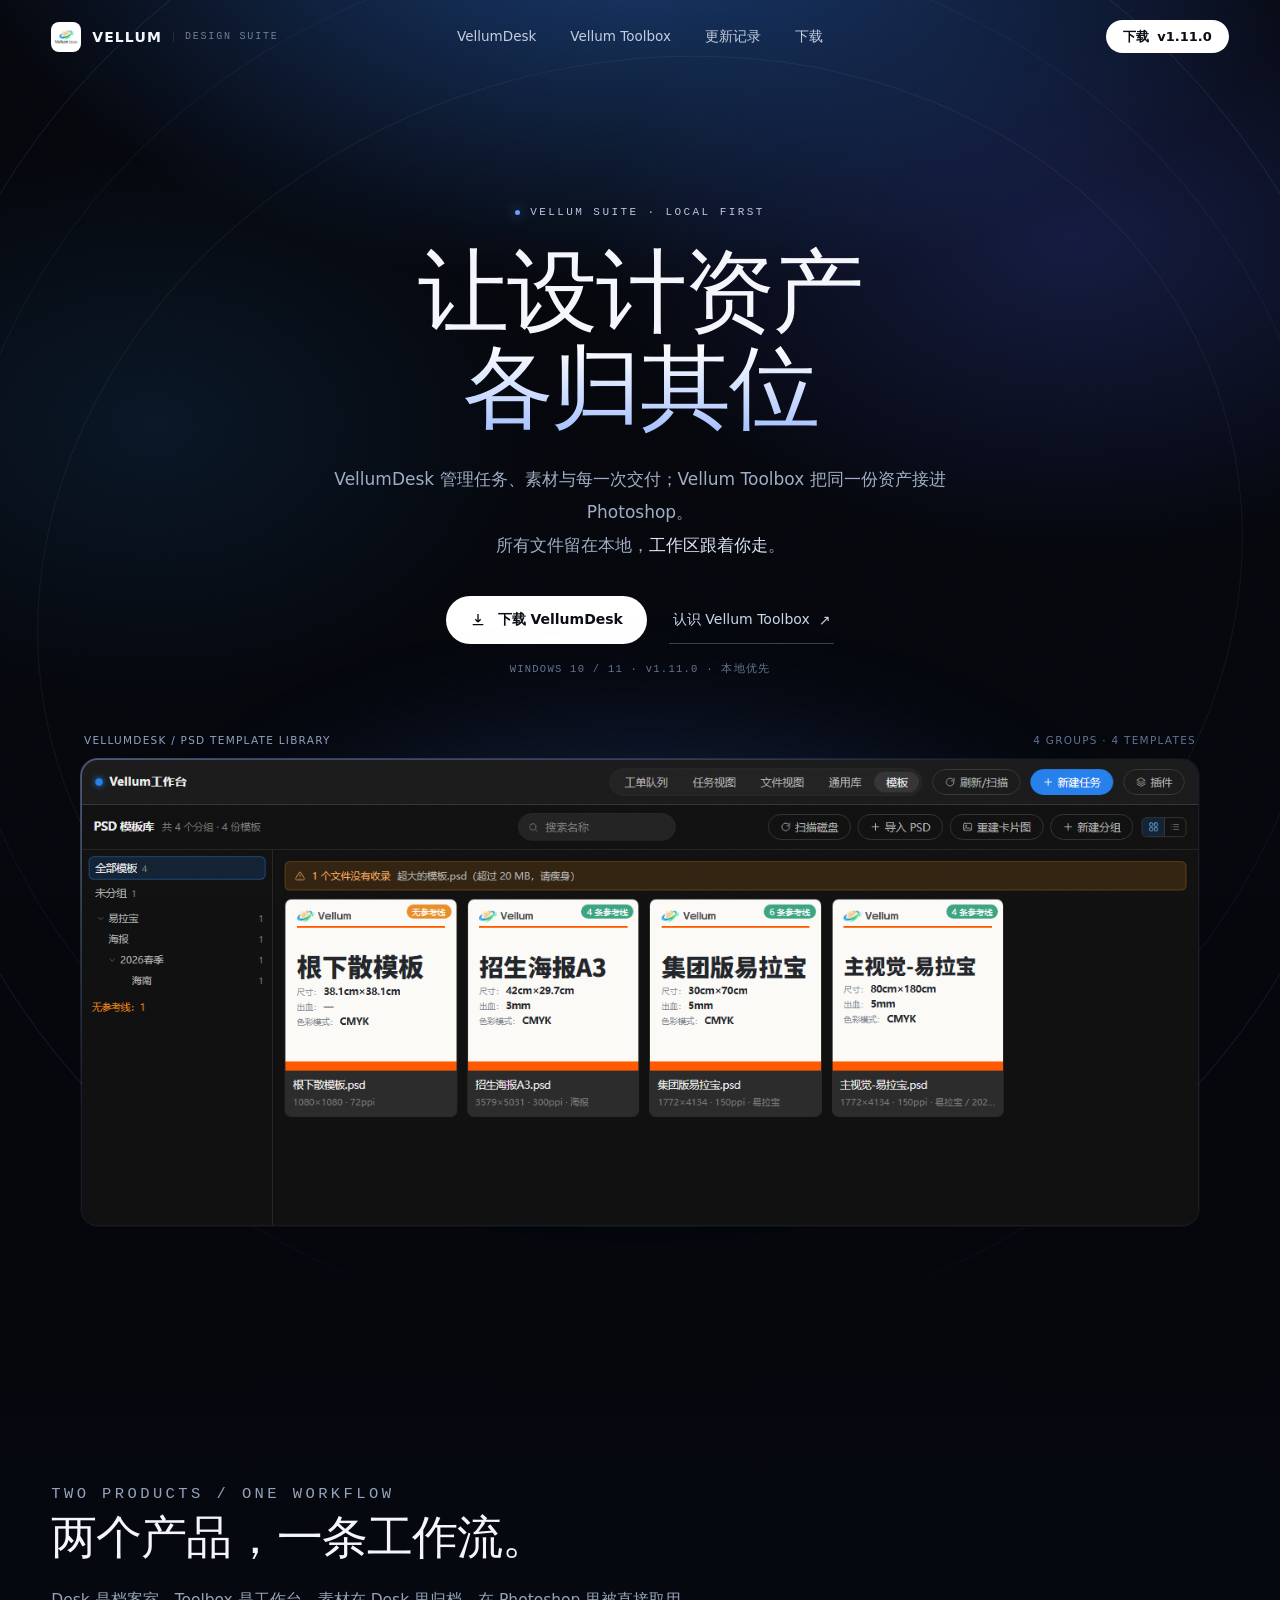
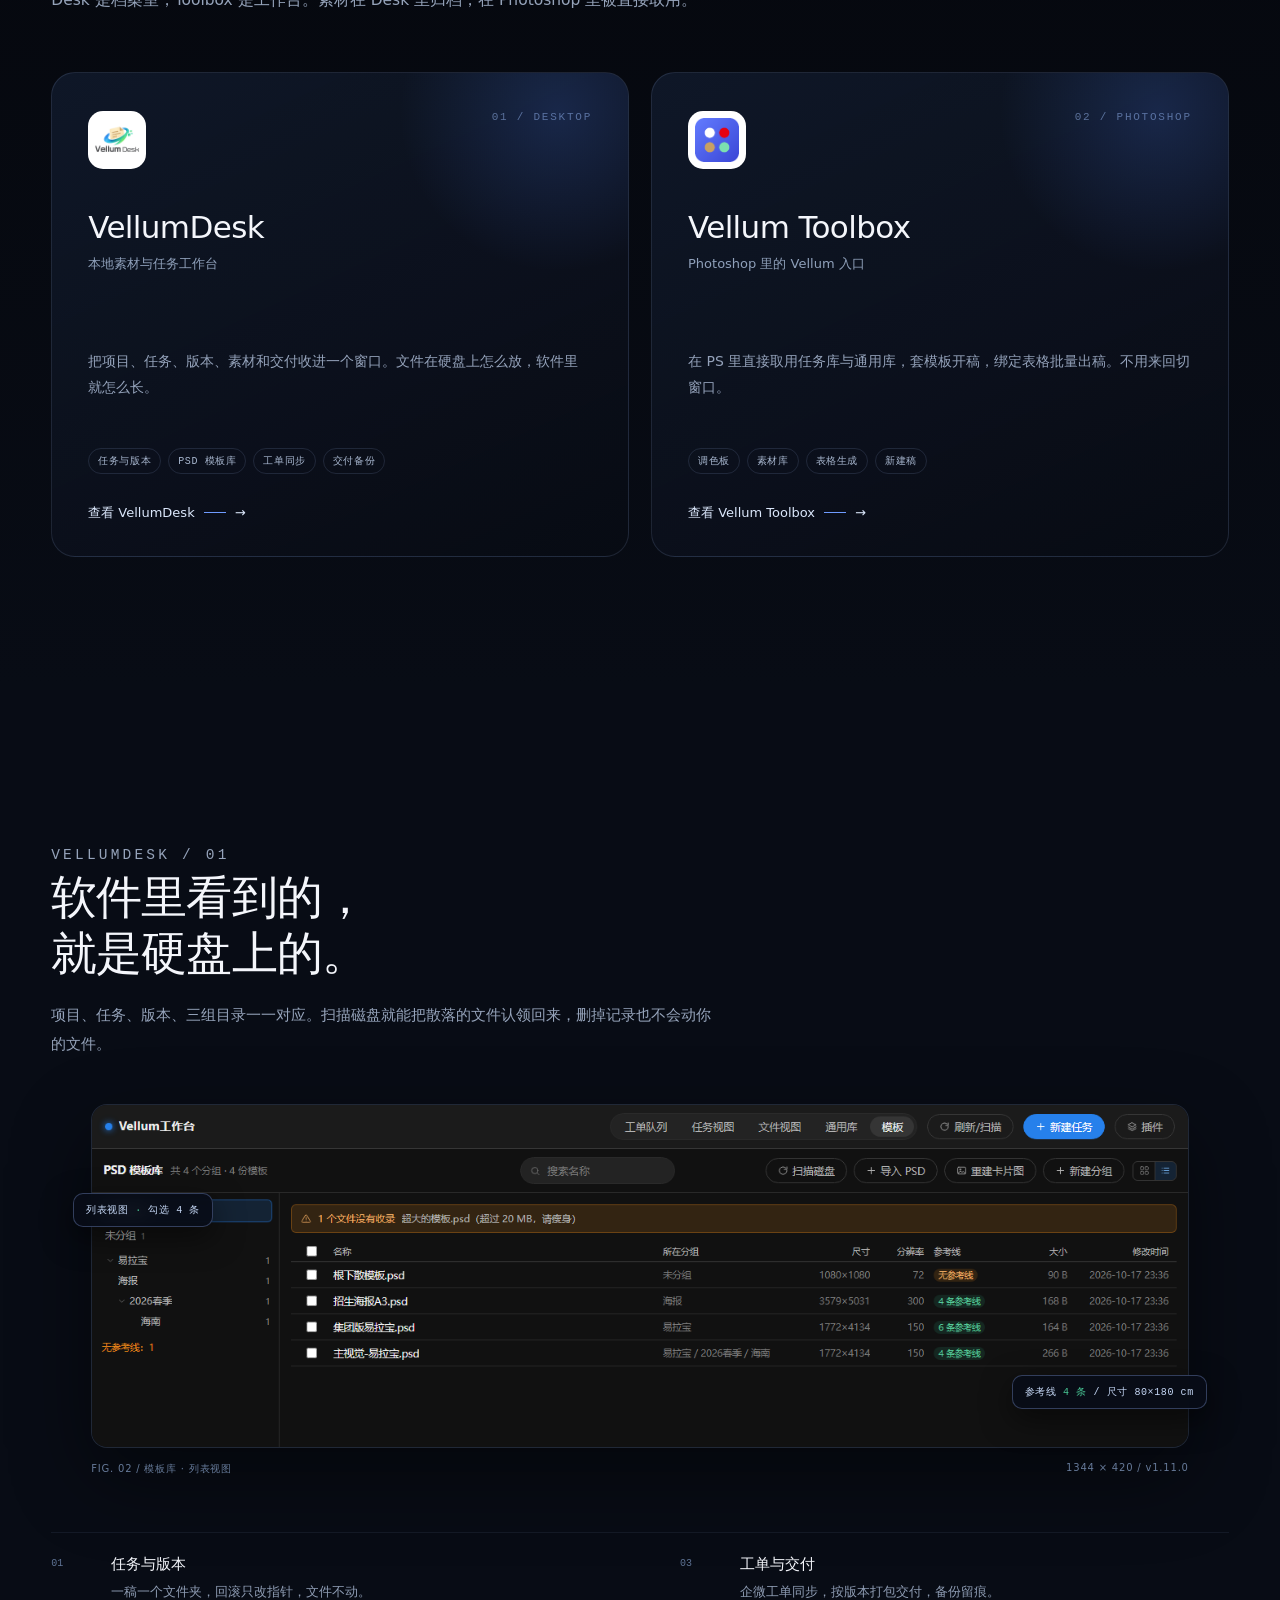
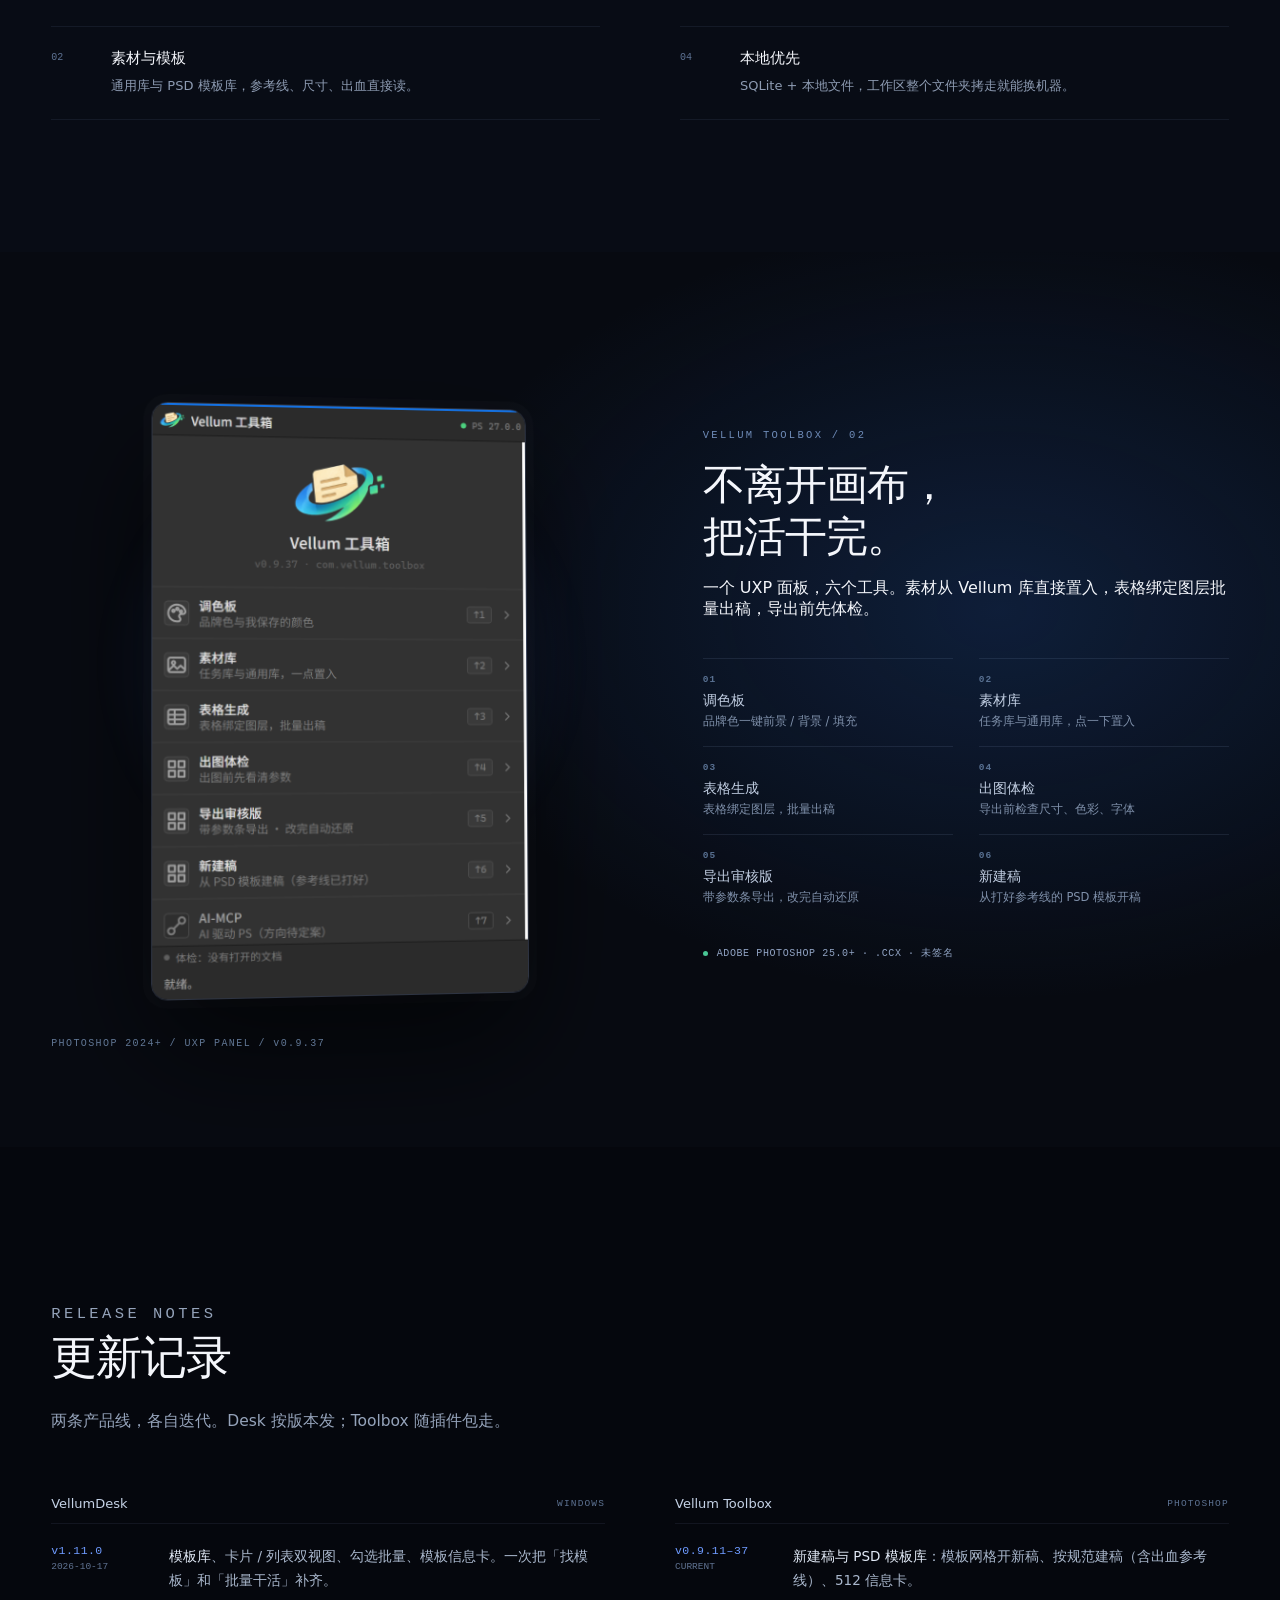
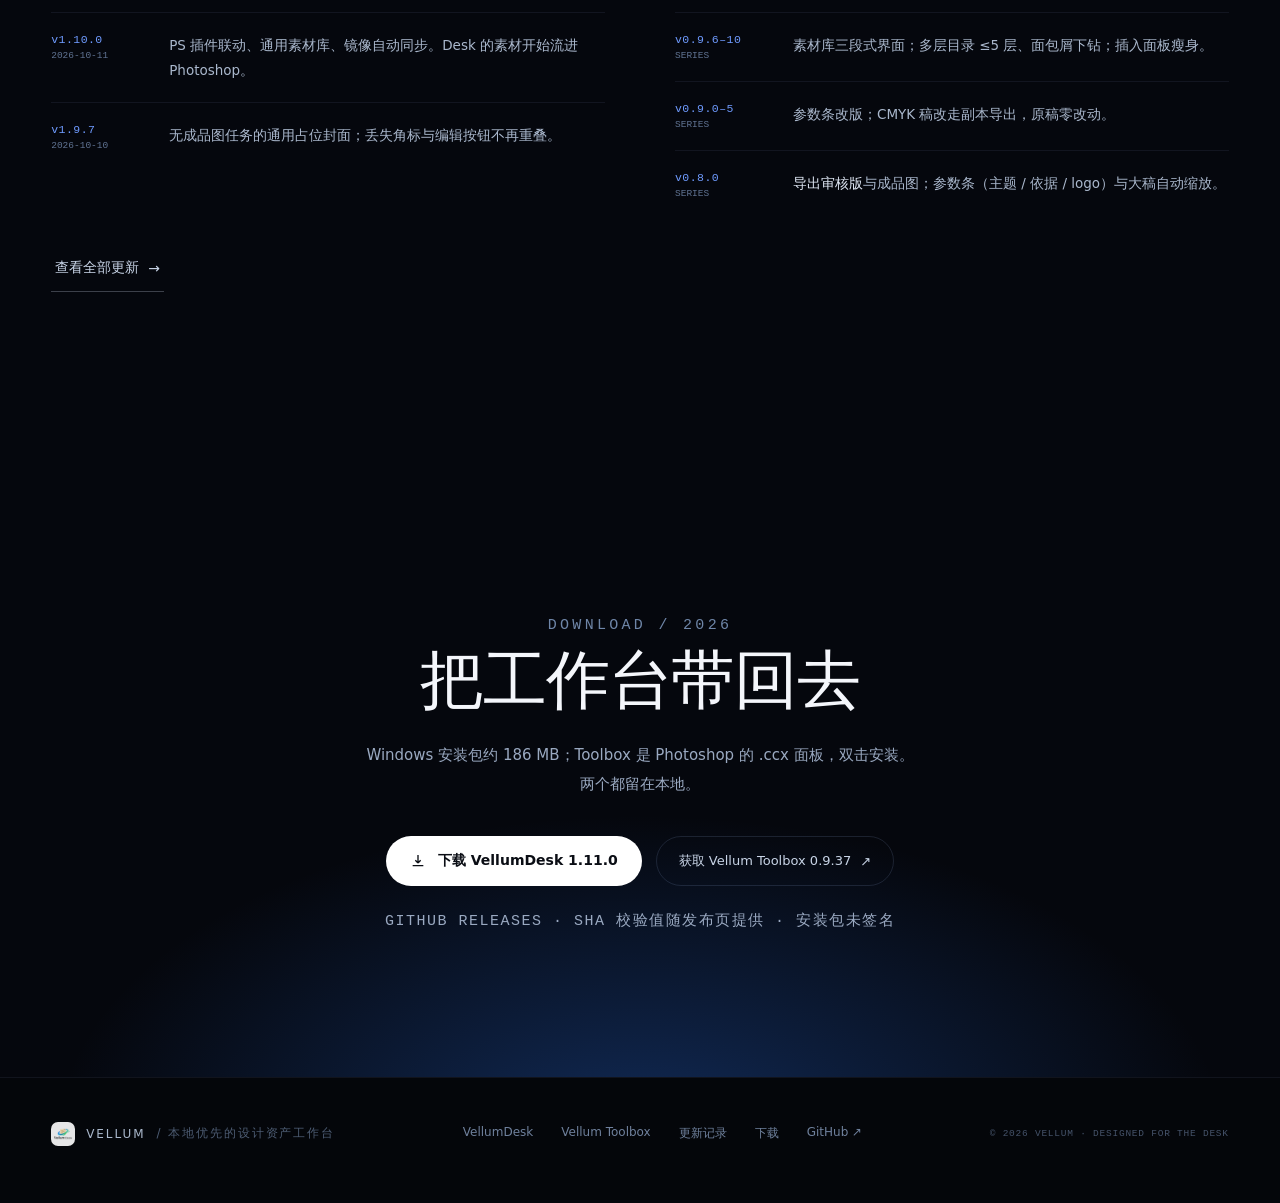
<file: index.html>
<!doctype html>
<html lang="zh-CN">
<head>
<meta charset="utf-8">
<meta name="viewport" content="width=device-width, initial-scale=1">
<title>Vellum — 让设计资产各归其位</title>
<meta name="description" content="VellumDesk 是本地素材与任务工作台，Vellum Toolbox 是 Photoshop 里的 Vellum 入口。任务、素材、PSD 模板、工单与交付，文件始终留在本地。">
<meta name="theme-color" content="#05070d">
<link rel="canonical" href="https://wooozxh.github.io/vellum-site/">
<meta property="og:type" content="website">
<meta property="og:title" content="Vellum — 让设计资产各归其位">
<meta property="og:description" content="VellumDesk 管任务、素材与交付；Vellum Toolbox 把同一份资产接进 Photoshop。文件留在本地。">
<meta property="og:url" content="https://wooozxh.github.io/vellum-site/">
<meta property="og:image" content="https://wooozxh.github.io/vellum-site/assets/img/og.png">
<link rel="icon" type="image/png" href="assets/img/desk-icon.png">
<link rel="stylesheet" href="assets/css/site.css">
<link rel="stylesheet" href="assets/css/site-extra.css">
</head>
<body>
<div class="grain"></div>
<header id="siteHead">
  <a class="brand" href="index.html"><img src="assets/img/desk-icon.png" alt="Vellum"><span>VELLUM</span><small>DESIGN&nbsp;SUITE</small></a>
  <nav id="siteNav">
    <a href="desk/">VellumDesk</a>
    <a href="toolbox/">Vellum Toolbox</a>
    <a href="updates/">更新记录</a>
    <a href="download/">下载</a>
  </nav>
  <a class="nav-dl" href="download/">下载<span class="dl-ver"> v1.11.0</span></a>
  <button class="menu-btn" id="menuBtn" aria-label="打开菜单" aria-expanded="false"><span></span><span></span><span></span></button>
</header>
<main id="top">
  <section class="hero">
    <div class="orbit" aria-hidden="true"><i></i><i></i><i></i></div>
    <div class="hero-inner">
      <p class="eyebrow"><b></b>Vellum Suite · Local First</p>
      <h1>让设计资产<br><span class="glow">各归其位</span></h1>
      <p class="lede">VellumDesk 管理任务、素材与每一次交付；Vellum Toolbox 把同一份资产接进 Photoshop。<br>所有文件留在本地，<strong>工作区跟着你走</strong>。</p>
      <div class="actions">
        <a class="btn-primary" href="download/"><svg viewBox="0 0 24 24" fill="none" stroke="currentColor" stroke-width="2"><path d="M12 3v12m0 0 4-4m-4 4-4-4M4 19h16"/></svg>下载 VellumDesk</a>
        <a class="btn-ghost" href="toolbox/">认识 Vellum Toolbox <span>↗</span></a>
      </div>
      <p class="meta">WINDOWS 10 / 11 · v1.11.0 · 本地优先</p>
    </div>
    <figure class="hero-shot">
      <div class="shot-bar"><span>VELLUMDESK / PSD TEMPLATE LIBRARY</span><span>4 GROUPS · 4 TEMPLATES</span></div>
      <div class="shot-frame"><img src="assets/img/desk-templates.png" alt="VellumDesk PSD 模板库界面"></div>
    </figure>
  </section>

  <section class="products sec" id="products">
    <div class="wrap">
      <div class="sec-head reveal">
        <p class="kicker">Two products / One workflow</p>
        <h2>两个产品，一条工作流。</h2>
        <p>Desk 是档案室，Toolbox 是工作台。素材在 Desk 里归档，在 Photoshop 里被直接取用。</p>
      </div>
      <div class="prod-grid">
        <article class="prod reveal">
          <div class="prod-top"><div class="prod-icon"><img src="assets/img/desk-icon.png" alt="VellumDesk"></div><span class="prod-no">01 / DESKTOP</span></div>
          <h3>VellumDesk</h3>
          <p class="cn">本地素材与任务工作台</p>
          <p>把项目、任务、版本、素材和交付收进一个窗口。文件在硬盘上怎么放，软件里就怎么长。</p>
          <div class="tags"><span>任务与版本</span><span>PSD 模板库</span><span>工单同步</span><span>交付备份</span></div>
          <a class="prod-link" href="desk/">查看 VellumDesk <i></i> →</a>
        </article>
        <article class="prod reveal">
          <div class="prod-top"><div class="prod-icon small"><img src="assets/img/toolbox-icon.png" alt="Vellum Toolbox"></div><span class="prod-no">02 / PHOTOSHOP</span></div>
          <h3>Vellum Toolbox</h3>
          <p class="cn">Photoshop 里的 Vellum 入口</p>
          <p>在 PS 里直接取用任务库与通用库，套模板开稿，绑定表格批量出稿。不用来回切窗口。</p>
          <div class="tags"><span>调色板</span><span>素材库</span><span>表格生成</span><span>新建稿</span></div>
          <a class="prod-link" href="toolbox/">查看 Vellum Toolbox <i></i> →</a>
        </article>
      </div>
    </div>
  </section>

  <section class="desk sec" id="desk">
    <div class="wrap">
      <div class="desk-head reveal">
        <p class="kicker">VellumDesk / 01</p>
        <h2>软件里看到的，<br>就是硬盘上的。</h2>
        <p>项目、任务、版本、三组目录一一对应。扫描磁盘就能把散落的文件认领回来，删掉记录也不会动你的文件。</p>
      </div>
      <figure class="desk-figure reveal">
        <div class="frame"><img src="assets/img/desk-list.png" alt="VellumDesk 模板库列表视图"></div>
        <div class="float-chip chip-a">列表视图 <b>·</b> 勾选 4 条</div>
        <div class="float-chip chip-b">参考线 <b>4 条</b> / 尺寸 80×180 cm</div>
        <div class="fig-cap"><span>FIG. 02 / 模板库 · 列表视图</span><span>1344 × 420 / v1.11.0</span></div>
      </figure>
      <div class="feat-grid reveal">
        <div class="feat-col">
          <div class="feat-item"><b>01</b><div><h4>任务与版本</h4><p>一稿一个文件夹，回滚只改指针，文件不动。</p></div></div>
          <div class="feat-item"><b>02</b><div><h4>素材与模板</h4><p>通用库与 PSD 模板库，参考线、尺寸、出血直接读。</p></div></div>
        </div>
        <div class="feat-col">
          <div class="feat-item"><b>03</b><div><h4>工单与交付</h4><p>企微工单同步，按版本打包交付，备份留痕。</p></div></div>
          <div class="feat-item"><b>04</b><div><h4>本地优先</h4><p>SQLite + 本地文件，工作区整个文件夹拷走就能换机器。</p></div></div>
        </div>
      </div>
    </div>
  </section>

  <section class="toolbox sec" id="toolbox">
    <div class="wrap tb-grid">
      <div class="panel-stage reveal">
        <div class="panel-frame"><img src="assets/img/toolbox-panel.png" alt="Vellum Toolbox Photoshop 面板"></div>
        <span class="panel-label">PHOTOSHOP 2024+ / UXP PANEL / v0.9.37</span>
      </div>
      <div class="tb-copy reveal">
        <p class="kicker">Vellum Toolbox / 02</p>
        <h2>不离开画布，<br>把活干完。</h2>
        <p>一个 UXP 面板，六个工具。素材从 Vellum 库直接置入，表格绑定图层批量出稿，导出前先体检。</p>
        <div class="tb-feats">
          <div><b>01</b><span>调色板</span><em>品牌色一键前景 / 背景 / 填充</em></div>
          <div><b>02</b><span>素材库</span><em>任务库与通用库，点一下置入</em></div>
          <div><b>03</b><span>表格生成</span><em>表格绑定图层，批量出稿</em></div>
          <div><b>04</b><span>出图体检</span><em>导出前检查尺寸、色彩、字体</em></div>
          <div><b>05</b><span>导出审核版</span><em>带参数条导出，改完自动还原</em></div>
          <div><b>06</b><span>新建稿</span><em>从打好参考线的 PSD 模板开稿</em></div>
        </div>
        <p class="req"><b></b>ADOBE PHOTOSHOP 25.0+ · .CCX · 未签名</p>
      </div>
    </div>
  </section>

  <section class="updates sec" id="updates">
    <div class="wrap">
      <div class="sec-head reveal">
        <p class="kicker">Release notes</p>
        <h2>更新记录</h2>
        <p>两条产品线，各自迭代。Desk 按版本发；Toolbox 随插件包走。</p>
      </div>
      <div class="up-grid">
        <div class="up-col reveal">
          <h3>VellumDesk <span>WINDOWS</span></h3>
          <div class="up-row"><div><div class="v">v1.11.0</div><div class="d">2026-10-17</div></div><p><b>模板库</b>、卡片 / 列表双视图、勾选批量、模板信息卡。一次把「找模板」和「批量干活」补齐。</p></div>
          <div class="up-row"><div><div class="v">v1.10.0</div><div class="d">2026-10-11</div></div><p>PS 插件联动、通用素材库、镜像自动同步。Desk 的素材开始流进 Photoshop。</p></div>
          <div class="up-row"><div><div class="v">v1.9.7</div><div class="d">2026-10-10</div></div><p>无成品图任务的通用占位封面；丢失角标与编辑按钮不再重叠。</p></div>
        </div>
        <div class="up-col reveal">
          <h3>Vellum Toolbox <span>PHOTOSHOP</span></h3>
          <div class="up-row"><div><div class="v">v0.9.11–37</div><div class="d">CURRENT</div></div><p><b>新建稿与 PSD 模板库</b>：模板网格开新稿、按规范建稿（含出血参考线）、512 信息卡。</p></div>
          <div class="up-row"><div><div class="v">v0.9.6–10</div><div class="d">SERIES</div></div><p>素材库三段式界面；多层目录 ≤5 层、面包屑下钻；插入面板瘦身。</p></div>
          <div class="up-row"><div><div class="v">v0.9.0–5</div><div class="d">SERIES</div></div><p>参数条改版；CMYK 稿改走副本导出，原稿零改动。</p></div>
          <div class="up-row"><div><div class="v">v0.8.0</div><div class="d">SERIES</div></div><p><b>导出审核版</b>与成品图；参数条（主题 / 依据 / logo）与大稿自动缩放。</p></div>
        </div>
      </div>
      <p style="margin-top:26px"><a class="btn-ghost" href="updates/">查看全部更新 <span>→</span></a></p>
    </div>
  </section>

  <section class="download" id="download">
    <div class="wrap reveal">
      <p class="kicker" style="color:#6f86a8">Download / 2026</p>
      <h2>把工作台带回去</h2>
      <p>Windows 安装包约 186 MB；Toolbox 是 Photoshop 的 .ccx 面板，双击安装。两个都留在本地。</p>
      <div class="dl-actions">
        <a class="btn-primary" href="download/"><svg viewBox="0 0 24 24" fill="none" stroke="currentColor" stroke-width="2"><path d="M12 3v12m0 0 4-4m-4 4-4-4M4 19h16"/></svg>下载 VellumDesk 1.11.0</a>
        <a class="dl-alt" href="toolbox/">获取 Vellum Toolbox 0.9.37 <span>↗</span></a>
      </div>
      <p class="dl-meta">GITHUB RELEASES · SHA 校验值随发布页提供 · 安装包未签名</p>
    </div>
  </section>
</main>
<footer class="page-footer">
  <div class="wrap foot">
    <div class="foot-brand"><img src="assets/img/desk-icon.png" alt="">VELLUM <span style="color:#4d5c73">/ 本地优先的设计资产工作台</span></div>
    <div class="foot-links"><a href="desk/">VellumDesk</a><a href="toolbox/">Vellum Toolbox</a><a href="updates/">更新记录</a><a href="download/">下载</a><a href="https://github.com/wooozxh/VellumDesk" target="_blank" rel="noopener">GitHub ↗</a></div>
    <span class="copy">© 2026 VELLUM · DESIGNED FOR THE DESK</span>
  </div>
</footer>
<script src="assets/js/site.js"></script>
</body>
</html>
</file>
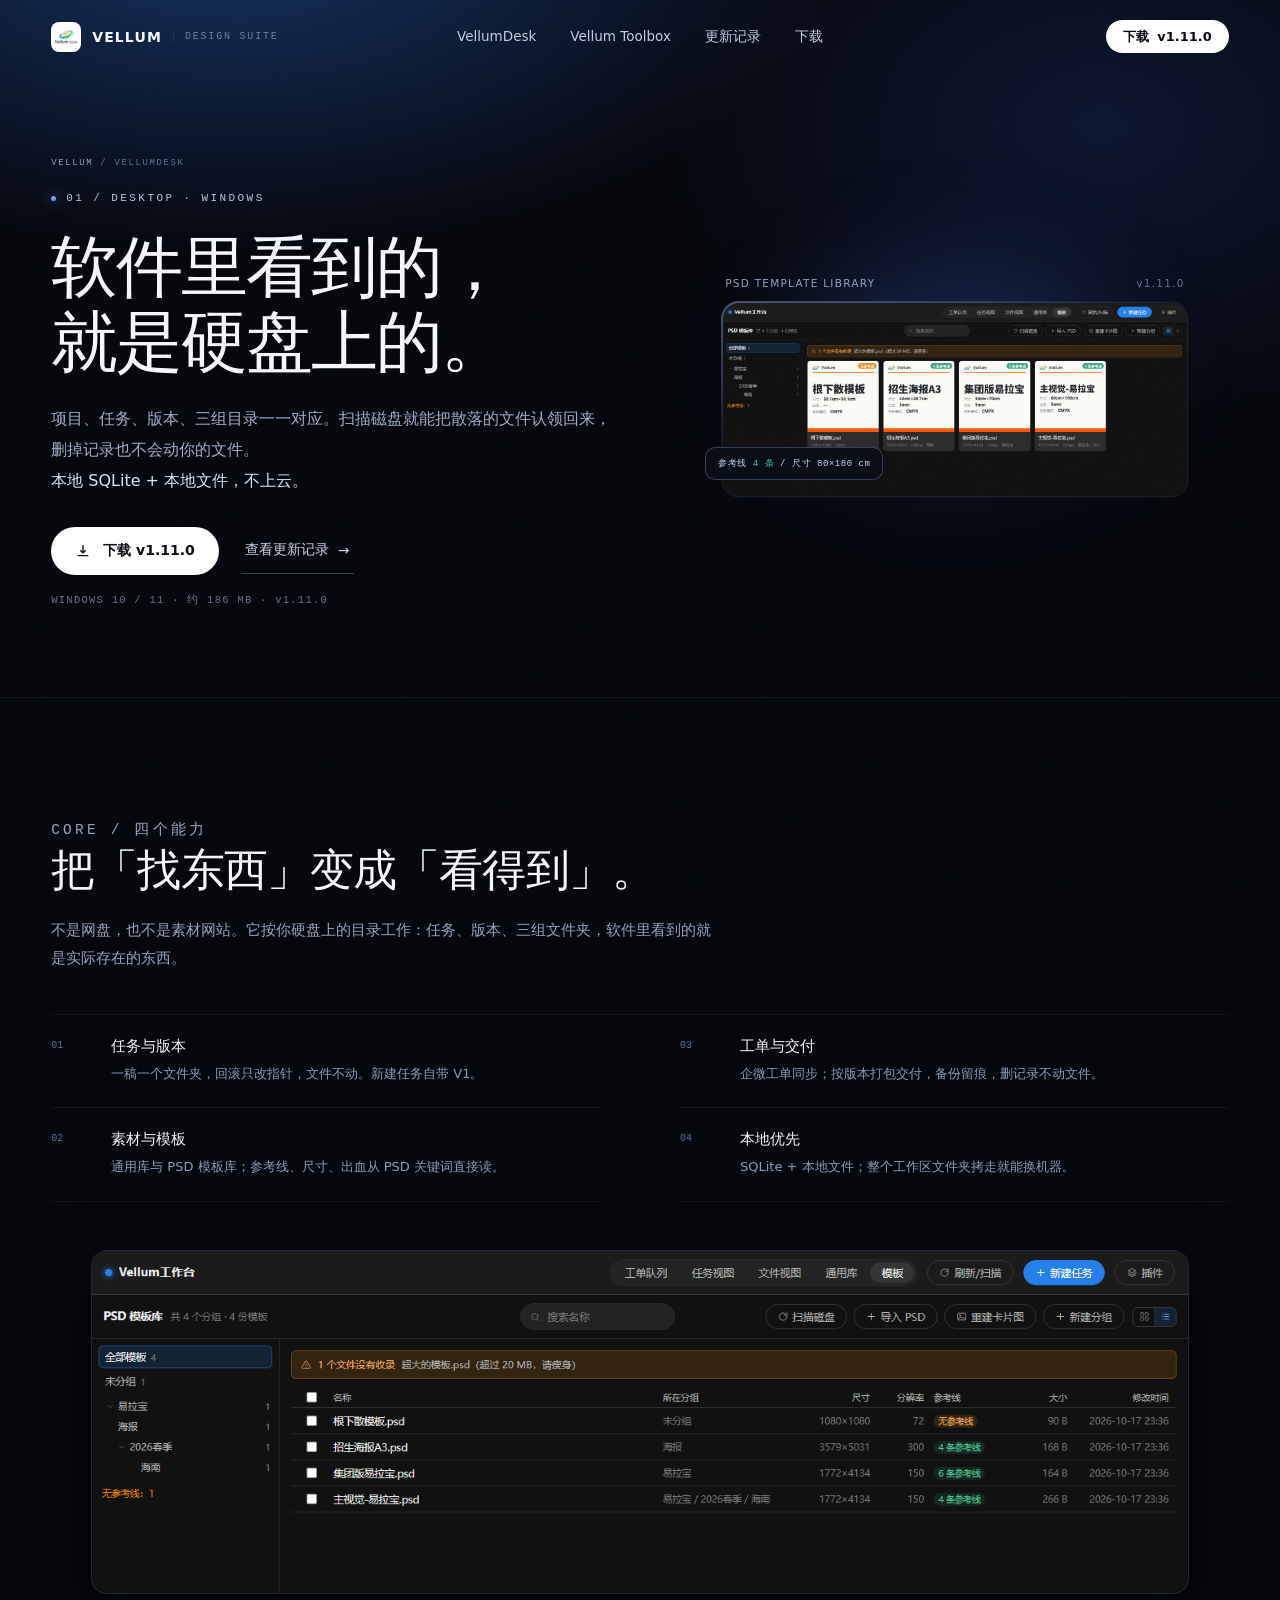
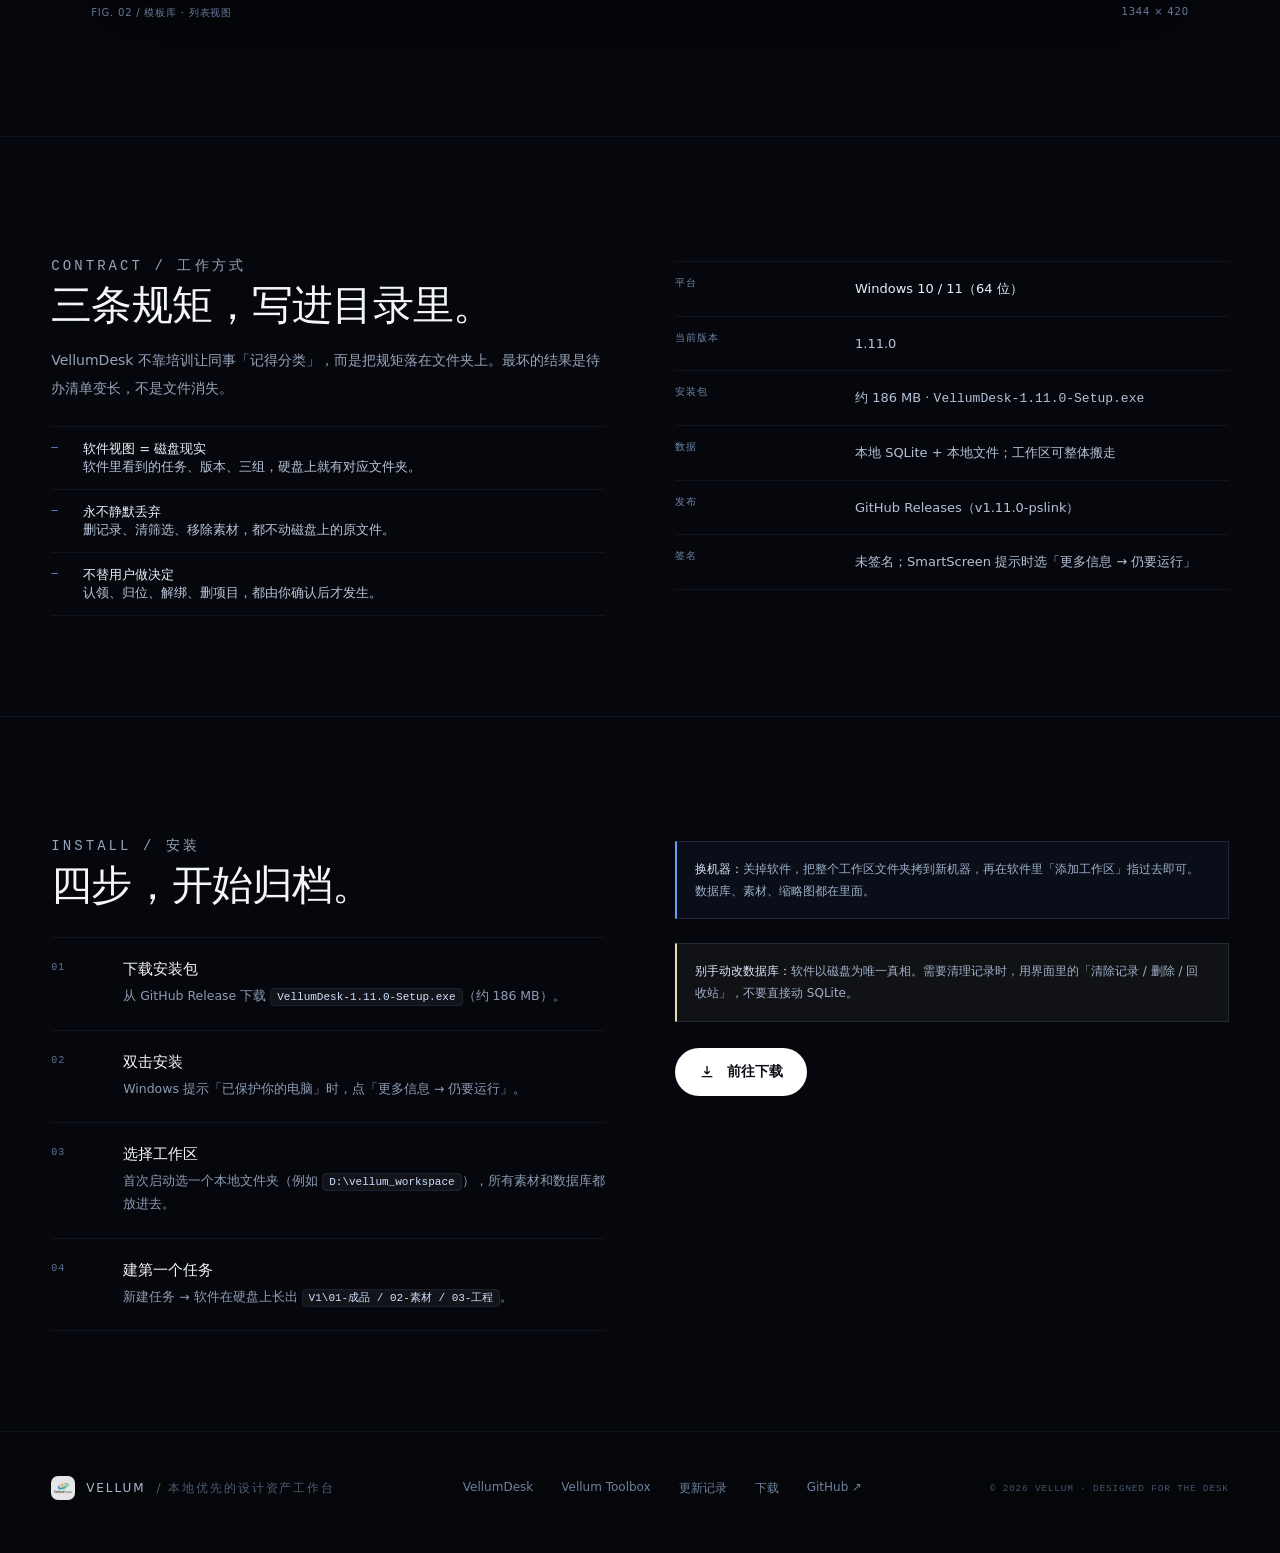
<file: desk/index.html>
<!doctype html>
<html lang="zh-CN">
<head>
<meta charset="utf-8">
<meta name="viewport" content="width=device-width, initial-scale=1">
<title>VellumDesk — 本地素材与任务工作台</title>
<meta name="description" content="VellumDesk 把项目、任务、版本、素材、PSD 模板、工单与交付收进一个本地工作台。Windows 10/11，文件留在硬盘上。">
<meta name="theme-color" content="#05070d">
<link rel="canonical" href="https://wooozxh.github.io/vellum-site/desk/">
<meta property="og:type" content="website">
<meta property="og:title" content="VellumDesk — 本地素材与任务工作台">
<meta property="og:description" content="项目、任务、版本、素材、PSD 模板、工单与交付，一个窗口。文件留在本地。">
<meta property="og:url" content="https://wooozxh.github.io/vellum-site/desk/">
<meta property="og:image" content="https://wooozxh.github.io/vellum-site/assets/img/og.png">
<link rel="icon" type="image/png" href="../assets/img/desk-icon.png">
<link rel="stylesheet" href="../assets/css/site.css">
<link rel="stylesheet" href="../assets/css/site-extra.css">
</head>
<body>
<div class="grain"></div>
<header id="siteHead">
  <a class="brand" href="../index.html"><img src="../assets/img/desk-icon.png" alt="Vellum"><span>VELLUM</span><small>DESIGN&nbsp;SUITE</small></a>
  <nav id="siteNav">
    <a href="../desk/">VellumDesk</a>
    <a href="../toolbox/">Vellum Toolbox</a>
    <a href="../updates/">更新记录</a>
    <a href="../download/">下载</a>
  </nav>
  <a class="nav-dl" href="../download/">下载<span class="dl-ver"> v1.11.0</span></a>
  <button class="menu-btn" id="menuBtn" aria-label="打开菜单" aria-expanded="false"><span></span><span></span><span></span></button>
</header>
<main id="top">
  <section class="page-hero">
    <div class="wrap page-grid">
      <div class="reveal">
        <p class="crumbs"><a href="../index.html">VELLUM</a> / VELLUMDESK</p>
        <p class="eyebrow"><b></b>01 / DESKTOP · WINDOWS</p>
        <h1>软件里看到的，<br>就是硬盘上的。</h1>
        <p class="lede">项目、任务、版本、三组目录一一对应。扫描磁盘就能把散落的文件认领回来，删掉记录也不会动你的文件。<br><strong>本地 SQLite + 本地文件，不上云。</strong></p>
        <div class="actions">
          <a class="btn-primary" href="../download/"><svg viewBox="0 0 24 24" fill="none" stroke="currentColor" stroke-width="2"><path d="M12 3v12m0 0 4-4m-4 4-4-4M4 19h16"/></svg>下载 v1.11.0</a>
          <a class="btn-ghost" href="../updates/">查看更新记录 <span>→</span></a>
        </div>
        <p class="meta">WINDOWS 10 / 11 · 约 186 MB · v1.11.0</p>
      </div>
      <figure class="page-visual reveal">
        <div class="shot-bar"><span>PSD TEMPLATE LIBRARY</span><span>v1.11.0</span></div>
        <div class="shot-frame"><img src="../assets/img/desk-templates.png" alt="VellumDesk 模板库"></div>
        <div class="mini-spec">参考线 <b>4 条</b> / 尺寸 80×180 cm</div>
      </figure>
    </div>
  </section>

  <section class="section">
    <div class="wrap">
      <div class="section-head reveal">
        <p class="kicker">CORE / 四个能力</p>
        <h2>把「找东西」变成「看得到」。</h2>
        <p>不是网盘，也不是素材网站。它按你硬盘上的目录工作：任务、版本、三组文件夹，软件里看到的就是实际存在的东西。</p>
      </div>
      <div class="feat-grid" style="margin-top:42px">
        <div class="feat-col">
          <div class="feat-item"><b>01</b><div><h4>任务与版本</h4><p>一稿一个文件夹，回滚只改指针，文件不动。新建任务自带 V1。</p></div></div>
          <div class="feat-item"><b>02</b><div><h4>素材与模板</h4><p>通用库与 PSD 模板库；参考线、尺寸、出血从 PSD 关键词直接读。</p></div></div>
        </div>
        <div class="feat-col">
          <div class="feat-item"><b>03</b><div><h4>工单与交付</h4><p>企微工单同步；按版本打包交付，备份留痕，删记录不动文件。</p></div></div>
          <div class="feat-item"><b>04</b><div><h4>本地优先</h4><p>SQLite + 本地文件；整个工作区文件夹拷走就能换机器。</p></div></div>
        </div>
      </div>
      <figure class="reveal" style="margin-top:48px">
        <div class="plate"><img src="../assets/img/desk-list.png" alt="VellumDesk 列表视图"></div>
        <div class="plate-cap"><span>FIG. 02 / 模板库 · 列表视图</span><span>1344 × 420</span></div>
      </figure>
    </div>
  </section>

  <section class="section">
    <div class="wrap split">
      <div class="prose reveal">
        <p class="kicker">CONTRACT / 工作方式</p>
        <h2>三条规矩，写进目录里。</h2>
        <p>VellumDesk 不靠培训让同事「记得分类」，而是把规矩落在文件夹上。最坏的结果是待办清单变长，不是文件消失。</p>
        <ul class="checklist">
          <li><span><b>软件视图 = 磁盘现实</b><br>软件里看到的任务、版本、三组，硬盘上就有对应文件夹。</span></li>
          <li><span><b>永不静默丢弃</b><br>删记录、清筛选、移除素材，都不动磁盘上的原文件。</span></li>
          <li><span><b>不替用户做决定</b><br>认领、归位、解绑、删项目，都由你确认后才发生。</span></li>
        </ul>
      </div>
      <div class="reveal">
        <table class="spec">
          <tr><th>平台</th><td><b>Windows 10 / 11（64 位）</b></td></tr>
          <tr><th>当前版本</th><td>1.11.0</td></tr>
          <tr><th>安装包</th><td>约 186 MB · <code>VellumDesk-1.11.0-Setup.exe</code></td></tr>
          <tr><th>数据</th><td>本地 SQLite + 本地文件；工作区可整体搬走</td></tr>
          <tr><th>发布</th><td>GitHub Releases（v1.11.0-pslink）</td></tr>
          <tr><th>签名</th><td>未签名；SmartScreen 提示时选「更多信息 → 仍要运行」</td></tr>
        </table>
      </div>
    </div>
  </section>

  <section class="section">
    <div class="wrap split">
      <div class="prose reveal">
        <p class="kicker">INSTALL / 安装</p>
        <h2>四步，开始归档。</h2>
        <div class="steps">
          <div class="step"><div><h4>下载安装包</h4><p>从 GitHub Release 下载 <code>VellumDesk-1.11.0-Setup.exe</code>（约 186 MB）。</p></div></div>
          <div class="step"><div><h4>双击安装</h4><p>Windows 提示「已保护你的电脑」时，点「更多信息 → 仍要运行」。</p></div></div>
          <div class="step"><div><h4>选择工作区</h4><p>首次启动选一个本地文件夹（例如 <code>D:\vellum_workspace</code>），所有素材和数据库都放进去。</p></div></div>
          <div class="step"><div><h4>建第一个任务</h4><p>新建任务 → 软件在硬盘上长出 <code>V1\01-成品 / 02-素材 / 03-工程</code>。</p></div></div>
        </div>
      </div>
      <div class="reveal">
        <div class="callout"><b>换机器：</b>关掉软件，把整个工作区文件夹拷到新机器，再在软件里「添加工作区」指过去即可。数据库、素材、缩略图都在里面。</div>
        <div class="callout warn"><b>别手动改数据库：</b>软件以磁盘为唯一真相。需要清理记录时，用界面里的「清除记录 / 删除 / 回收站」，不要直接动 SQLite。</div>
        <p style="margin-top:26px"><a class="btn-primary" href="../download/"><svg viewBox="0 0 24 24" fill="none" stroke="currentColor" stroke-width="2"><path d="M12 3v12m0 0 4-4m-4 4-4-4M4 19h16"/></svg>前往下载</a></p>
      </div>
    </div>
  </section>
</main>
<footer class="page-footer">
  <div class="wrap foot">
    <div class="foot-brand"><img src="../assets/img/desk-icon.png" alt="">VELLUM <span style="color:#4d5c73">/ 本地优先的设计资产工作台</span></div>
    <div class="foot-links"><a href="../desk/">VellumDesk</a><a href="../toolbox/">Vellum Toolbox</a><a href="../updates/">更新记录</a><a href="../download/">下载</a><a href="https://github.com/wooozxh/VellumDesk" target="_blank" rel="noopener">GitHub ↗</a></div>
    <span class="copy">© 2026 VELLUM · DESIGNED FOR THE DESK</span>
  </div>
</footer>
<script src="../assets/js/site.js"></script>
</body>
</html>
</file>
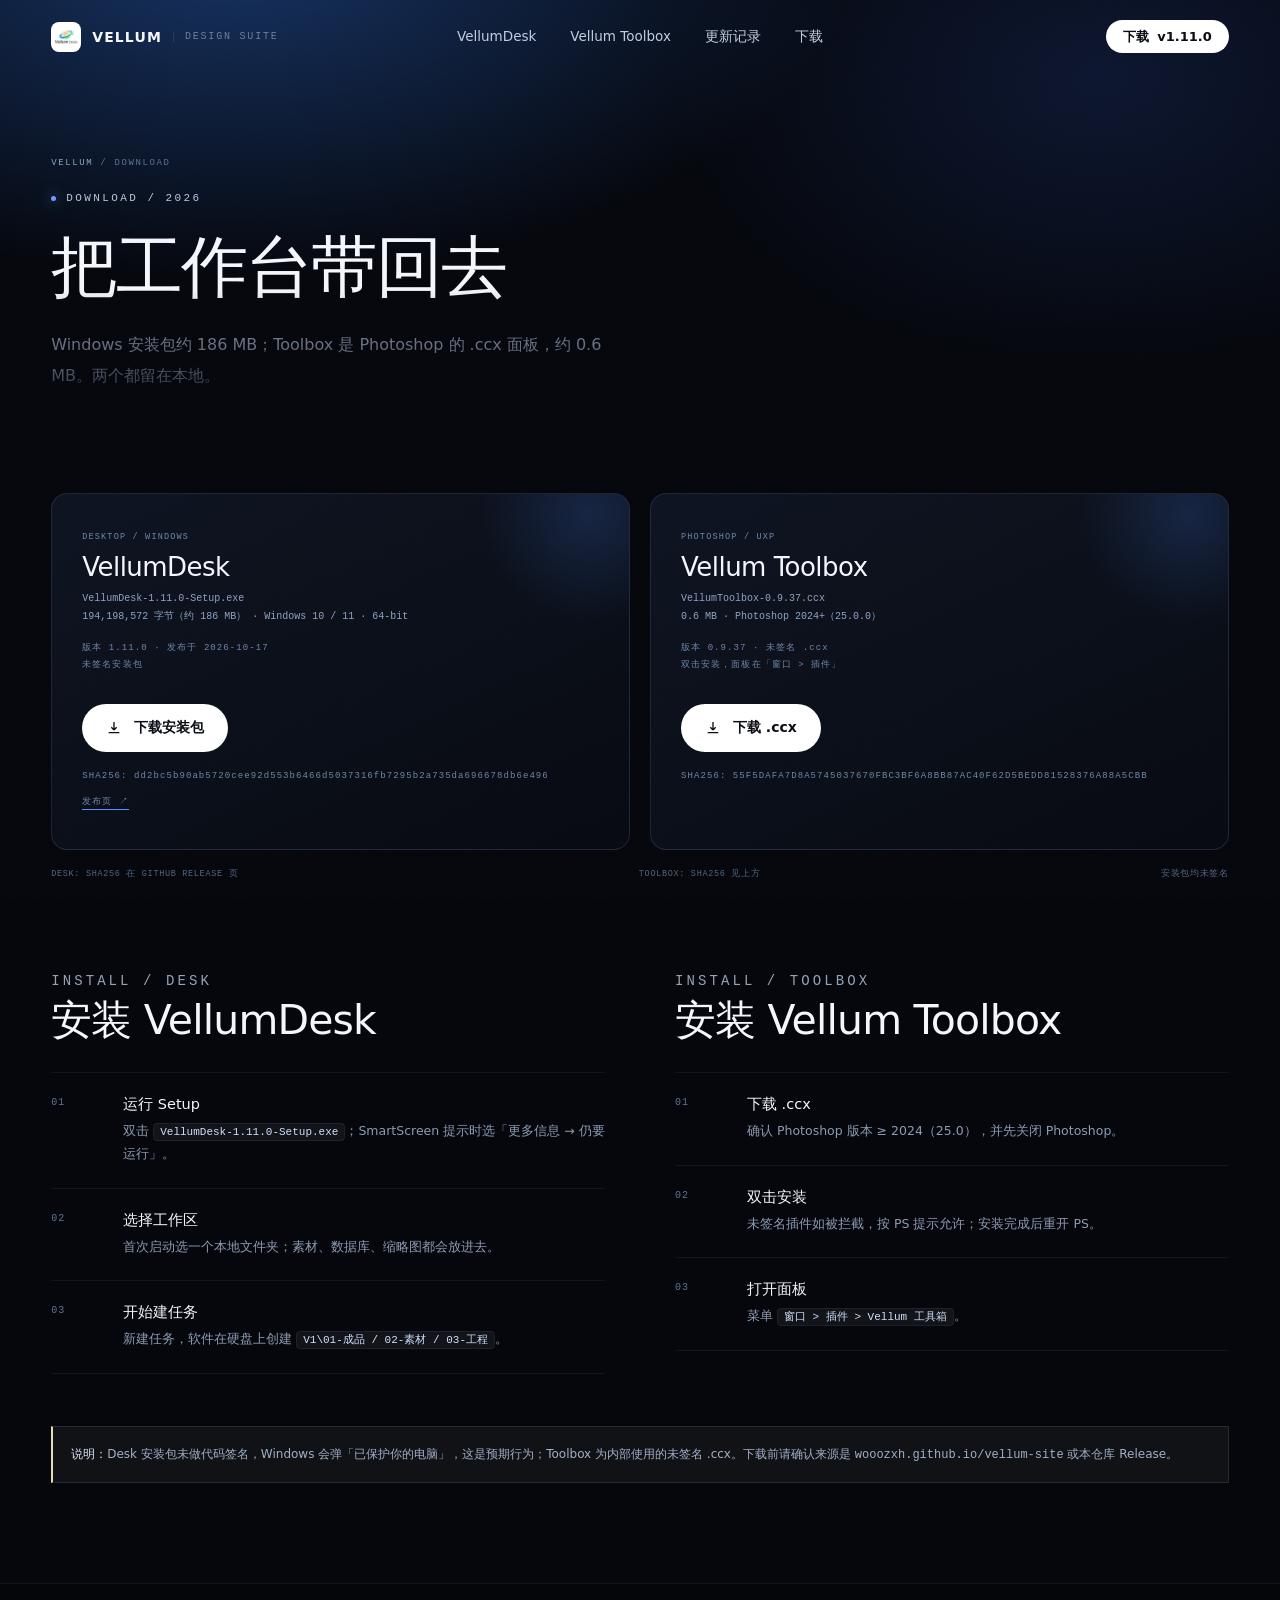
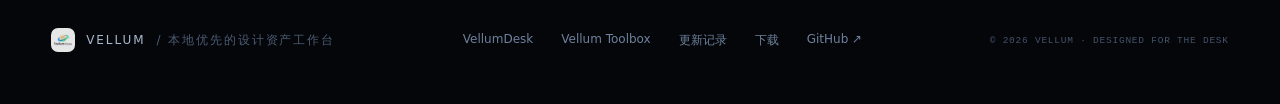
<file: download/index.html>
<!doctype html>
<html lang="zh-CN">
<head>
<meta charset="utf-8">
<meta name="viewport" content="width=device-width, initial-scale=1">
<title>下载 — VellumDesk 1.11.0 / Vellum Toolbox 0.9.37</title>
<meta name="description" content="下载 VellumDesk 1.11.0（Windows，约 186 MB）与 Vellum Toolbox 0.9.37（Photoshop 2024+，.ccx）。">
<meta name="theme-color" content="#05070d">
<link rel="canonical" href="https://wooozxh.github.io/vellum-site/download/">
<meta property="og:type" content="website">
<meta property="og:title" content="下载 — VellumDesk / Vellum Toolbox">
<meta property="og:description" content="VellumDesk 1.11.0 与 Vellum Toolbox 0.9.37 的下载、安装说明与校验值。">
<meta property="og:url" content="https://wooozxh.github.io/vellum-site/download/">
<meta property="og:image" content="https://wooozxh.github.io/vellum-site/assets/img/og.png">
<link rel="icon" type="image/png" href="../assets/img/desk-icon.png">
<link rel="stylesheet" href="../assets/css/site.css">
<link rel="stylesheet" href="../assets/css/site-extra.css">
</head>
<body>
<div class="grain"></div>
<header id="siteHead">
  <a class="brand" href="../index.html"><img src="../assets/img/desk-icon.png" alt="Vellum"><span>VELLUM</span><small>DESIGN&nbsp;SUITE</small></a>
  <nav id="siteNav">
    <a href="../desk/">VellumDesk</a>
    <a href="../toolbox/">Vellum Toolbox</a>
    <a href="../updates/">更新记录</a>
    <a href="../download/">下载</a>
  </nav>
  <a class="nav-dl" href="../download/">下载<span class="dl-ver"> v1.11.0</span></a>
  <button class="menu-btn" id="menuBtn" aria-label="打开菜单" aria-expanded="false"><span></span><span></span><span></span></button>
</header>
<main id="top">
  <section class="page-hero" style="padding-bottom:48px">
    <div class="wrap">
      <p class="crumbs"><a href="../index.html">VELLUM</a> / DOWNLOAD</p>
      <p class="eyebrow"><b></b>DOWNLOAD / 2026</p>
      <h1>把工作台带回去</h1>
      <p class="lede">Windows 安装包约 186 MB；Toolbox 是 Photoshop 的 .ccx 面板，约 0.6 MB。两个都留在本地。</p>
    </div>
  </section>

  <section class="section" style="border-top:0;padding-top:20px">
    <div class="wrap">
      <div class="dl-cards">
        <div class="dl-card reveal">
          <p class="tag">DESKTOP / WINDOWS</p>
          <h3>VellumDesk</h3>
          <p class="file">VellumDesk-1.11.0-Setup.exe<br>194,198,572 字节（约 186 MB） · Windows 10 / 11 · 64-bit</p>
          <p class="meta">版本 1.11.0 · 发布于 2026-10-17<br>未签名安装包</p>
          <a class="btn-primary" href="https://github.com/wooozxh/VellumDesk/releases/download/v1.11.0-pslink/VellumDesk-1.11.0-Setup.exe"><svg viewBox="0 0 24 24" fill="none" stroke="currentColor" stroke-width="2"><path d="M12 3v12m0 0 4-4m-4 4-4-4M4 19h16"/></svg>下载安装包</a>
          <p class="meta" style="margin-top:16px;word-break:break-all">SHA256: dd2bc5b90ab5720cee92d553b6466d5037316fb7295b2a735da696678db6e496</p>
          <p class="meta" style="margin-top:10px"><a href="https://github.com/wooozxh/VellumDesk/releases/tag/v1.11.0-pslink" target="_blank" rel="noopener" style="border-bottom:1px solid #5b8cff;padding-bottom:2px">发布页 ↗</a></p>
        </div>

        <div class="dl-card reveal">
          <p class="tag">PHOTOSHOP / UXP</p>
          <h3>Vellum Toolbox</h3>
          <p class="file">VellumToolbox-0.9.37.ccx<br>0.6 MB · Photoshop 2024+（25.0.0）</p>
          <p class="meta">版本 0.9.37 · 未签名 .ccx<br>双击安装，面板在「窗口 &gt; 插件」</p>
          <a class="btn-primary" href="../downloads/VellumToolbox-0.9.37.ccx" download><svg viewBox="0 0 24 24" fill="none" stroke="currentColor" stroke-width="2"><path d="M12 3v12m0 0 4-4m-4 4-4-4M4 19h16"/></svg>下载 .ccx</a>
          <p class="meta" style="margin-top:16px;word-break:break-all">SHA256: 55F5DAFA7D8A5745037670FBC3BF6A8BB87AC40F62D5BEDD81528376A88A5CBB</p>
        </div>
      </div>

      <div class="dl-note"><span>DESK: SHA256 在 GITHUB RELEASE 页</span><span>TOOLBOX: SHA256 见上方</span><span>安装包均未签名</span></div>

      <div class="split" style="margin-top:72px">
        <div class="prose reveal">
          <p class="kicker">INSTALL / DESK</p>
          <h2>安装 VellumDesk</h2>
          <div class="steps">
            <div class="step"><div><h4>运行 Setup</h4><p>双击 <code>VellumDesk-1.11.0-Setup.exe</code>；SmartScreen 提示时选「更多信息 → 仍要运行」。</p></div></div>
            <div class="step"><div><h4>选择工作区</h4><p>首次启动选一个本地文件夹；素材、数据库、缩略图都会放进去。</p></div></div>
            <div class="step"><div><h4>开始建任务</h4><p>新建任务，软件在硬盘上创建 <code>V1\01-成品 / 02-素材 / 03-工程</code>。</p></div></div>
          </div>
        </div>
        <div class="prose reveal">
          <p class="kicker">INSTALL / TOOLBOX</p>
          <h2>安装 Vellum Toolbox</h2>
          <div class="steps">
            <div class="step"><div><h4>下载 .ccx</h4><p>确认 Photoshop 版本 ≥ 2024（25.0），并先关闭 Photoshop。</p></div></div>
            <div class="step"><div><h4>双击安装</h4><p>未签名插件如被拦截，按 PS 提示允许；安装完成后重开 PS。</p></div></div>
            <div class="step"><div><h4>打开面板</h4><p>菜单 <code>窗口 &gt; 插件 &gt; Vellum 工具箱</code>。</p></div></div>
          </div>
        </div>
      </div>

      <div class="callout warn" style="margin-top:52px"><b>说明：</b>Desk 安装包未做代码签名，Windows 会弹「已保护你的电脑」，这是预期行为；Toolbox 为内部使用的未签名 .ccx。下载前请确认来源是 <code>wooozxh.github.io/vellum-site</code> 或本仓库 Release。</div>
    </div>
  </section>
</main>
<footer class="page-footer">
  <div class="wrap foot">
    <div class="foot-brand"><img src="../assets/img/desk-icon.png" alt="">VELLUM <span style="color:#4d5c73">/ 本地优先的设计资产工作台</span></div>
    <div class="foot-links"><a href="../desk/">VellumDesk</a><a href="../toolbox/">Vellum Toolbox</a><a href="../updates/">更新记录</a><a href="../download/">下载</a><a href="https://github.com/wooozxh/VellumDesk" target="_blank" rel="noopener">GitHub ↗</a></div>
    <span class="copy">© 2026 VELLUM · DESIGNED FOR THE DESK</span>
  </div>
</footer>
<script src="../assets/js/site.js"></script>
</body>
</html>
</file>
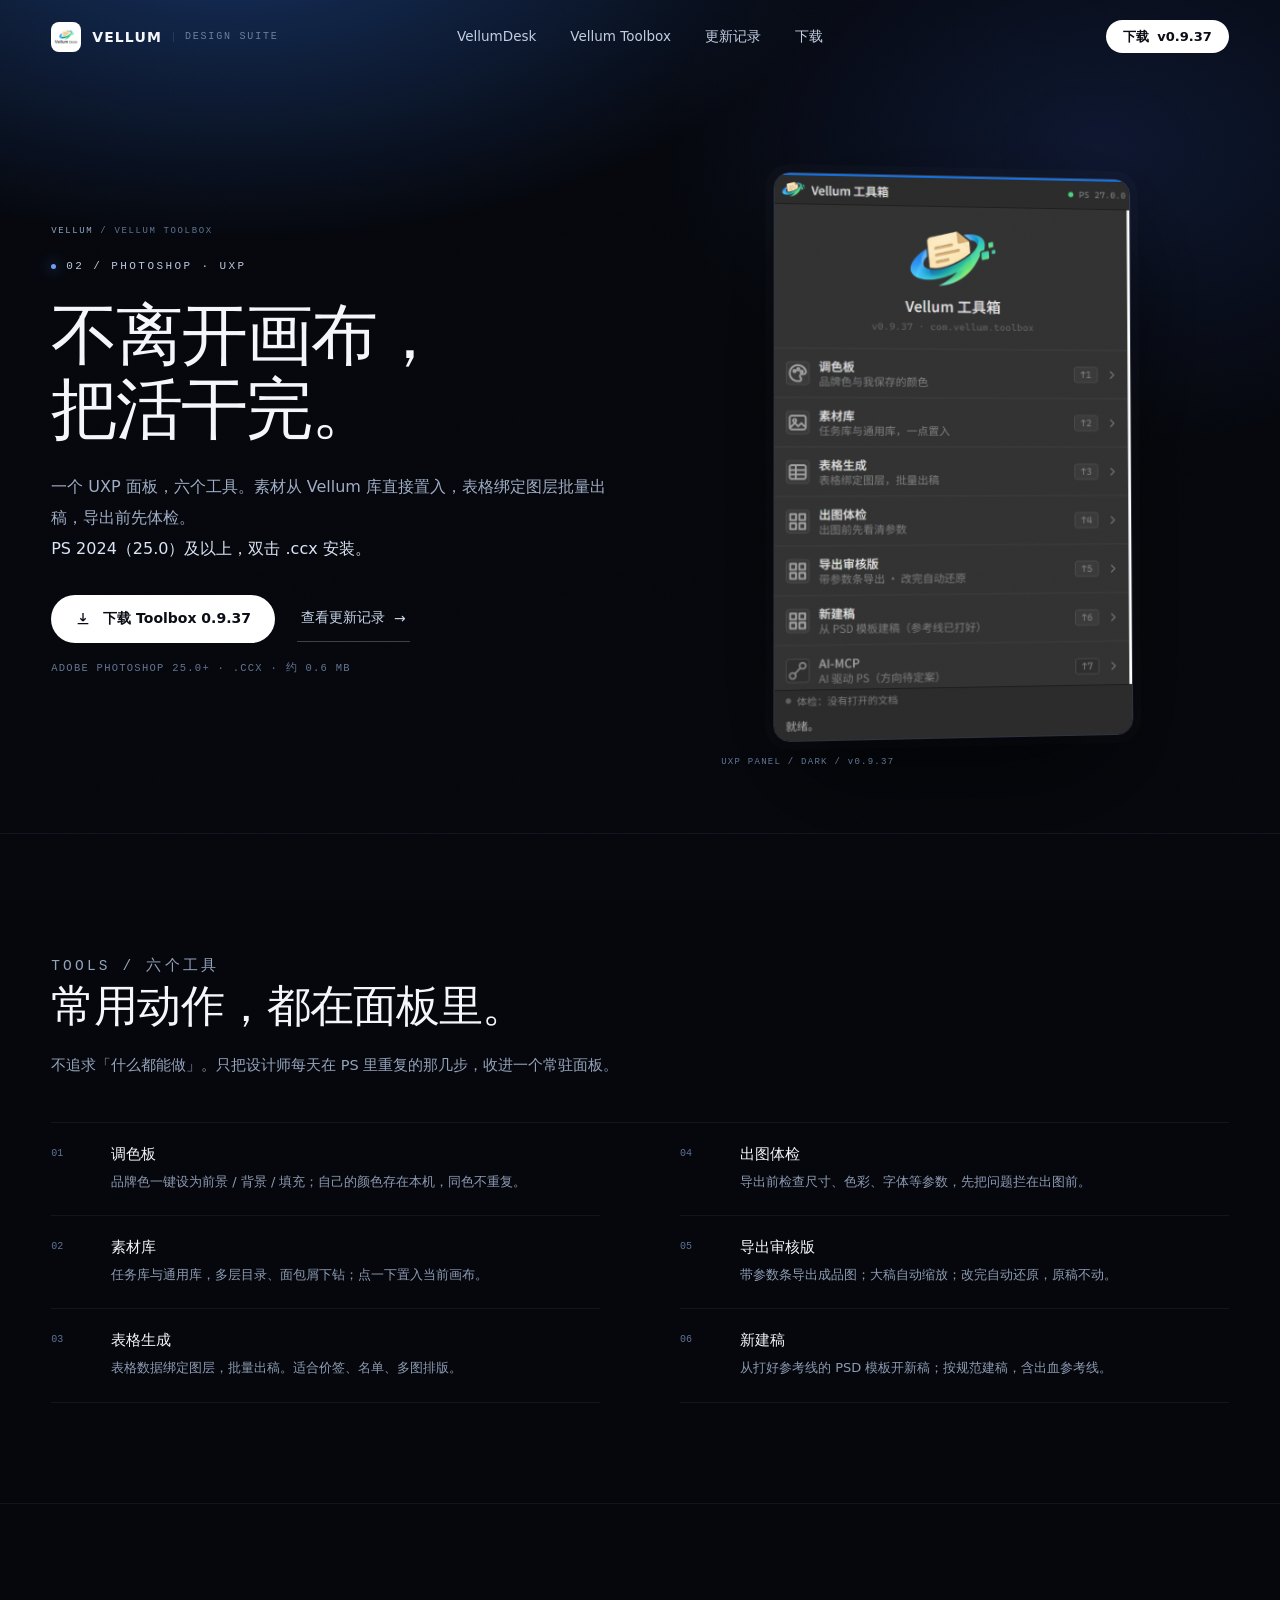
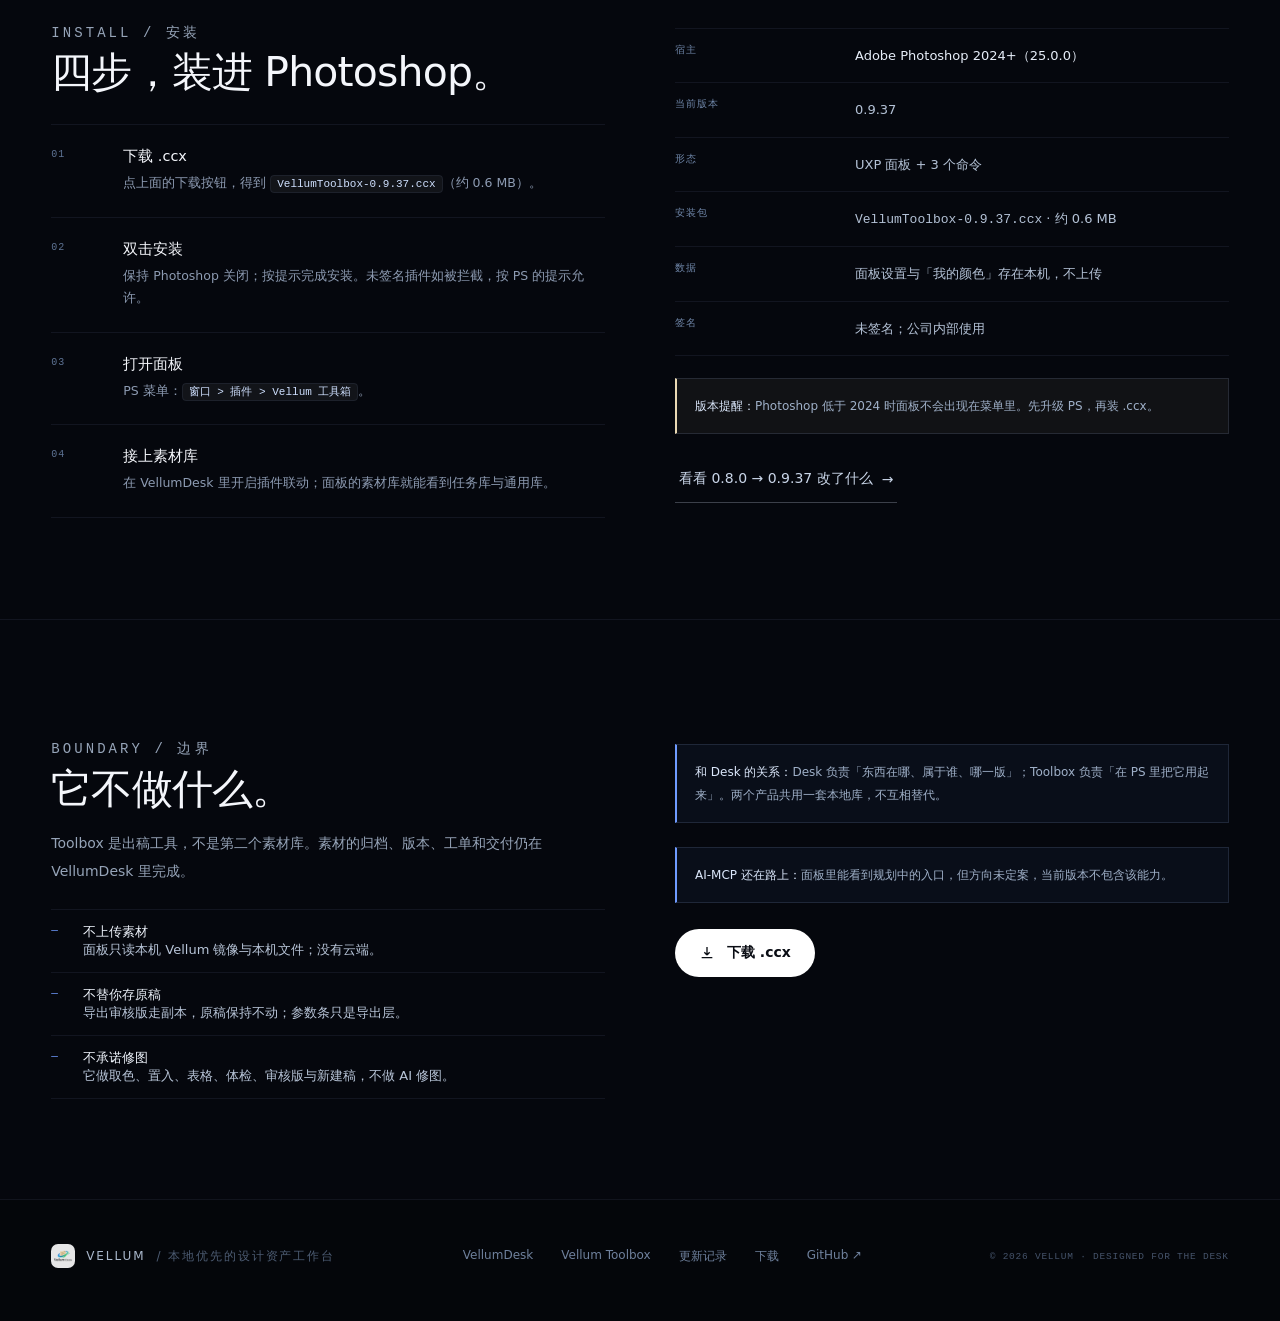
<file: toolbox/index.html>
<!doctype html>
<html lang="zh-CN">
<head>
<meta charset="utf-8">
<meta name="viewport" content="width=device-width, initial-scale=1">
<title>Vellum Toolbox — Photoshop 里的 Vellum 入口</title>
<meta name="description" content="Vellum Toolbox 是 Photoshop UXP 面板：调色板、素材库、表格生成、出图体检、导出审核版、新建稿。PS 2024+，.ccx 安装。">
<meta name="theme-color" content="#05070d">
<link rel="canonical" href="https://wooozxh.github.io/vellum-site/toolbox/">
<meta property="og:type" content="website">
<meta property="og:title" content="Vellum Toolbox — Photoshop 里的 Vellum 入口">
<meta property="og:description" content="一个 UXP 面板，六个工具。素材从 Vellum 库直接置入，表格绑定图层批量出稿，导出前先体检。">
<meta property="og:url" content="https://wooozxh.github.io/vellum-site/toolbox/">
<meta property="og:image" content="https://wooozxh.github.io/vellum-site/assets/img/og.png">
<link rel="icon" type="image/png" href="../assets/img/desk-icon.png">
<link rel="stylesheet" href="../assets/css/site.css">
<link rel="stylesheet" href="../assets/css/site-extra.css">
</head>
<body>
<div class="grain"></div>
<header id="siteHead">
  <a class="brand" href="../index.html"><img src="../assets/img/desk-icon.png" alt="Vellum"><span>VELLUM</span><small>DESIGN&nbsp;SUITE</small></a>
  <nav id="siteNav">
    <a href="../desk/">VellumDesk</a>
    <a href="../toolbox/">Vellum Toolbox</a>
    <a href="../updates/">更新记录</a>
    <a href="../download/">下载</a>
  </nav>
  <a class="nav-dl" href="../download/">下载<span class="dl-ver"> v0.9.37</span></a>
  <button class="menu-btn" id="menuBtn" aria-label="打开菜单" aria-expanded="false"><span></span><span></span><span></span></button>
</header>
<main id="top">
  <section class="page-hero">
    <div class="wrap page-grid">
      <div class="reveal">
        <p class="crumbs"><a href="../index.html">VELLUM</a> / VELLUM TOOLBOX</p>
        <p class="eyebrow"><b></b>02 / PHOTOSHOP · UXP</p>
        <h1>不离开画布，<br>把活干完。</h1>
        <p class="lede">一个 UXP 面板，六个工具。素材从 Vellum 库直接置入，表格绑定图层批量出稿，导出前先体检。<br><strong>PS 2024（25.0）及以上，双击 .ccx 安装。</strong></p>
        <div class="actions">
          <a class="btn-primary" href="../downloads/VellumToolbox-0.9.37.ccx" download><svg viewBox="0 0 24 24" fill="none" stroke="currentColor" stroke-width="2"><path d="M12 3v12m0 0 4-4m-4 4-4-4M4 19h16"/></svg>下载 Toolbox 0.9.37</a>
          <a class="btn-ghost" href="../updates/">查看更新记录 <span>→</span></a>
        </div>
        <p class="meta">ADOBE PHOTOSHOP 25.0+ · .CCX · 约 0.6 MB</p>
      </div>
      <figure class="page-visual reveal">
        <div class="panel-frame"><img src="../assets/img/toolbox-panel.png" alt="Vellum Toolbox 面板"></div>
        <span class="panel-label">UXP PANEL / DARK / v0.9.37</span>
      </figure>
    </div>
  </section>

  <section class="section">
    <div class="wrap">
      <div class="section-head reveal">
        <p class="kicker">TOOLS / 六个工具</p>
        <h2>常用动作，都在面板里。</h2>
        <p>不追求「什么都能做」。只把设计师每天在 PS 里重复的那几步，收进一个常驻面板。</p>
      </div>
      <div class="feat-grid" style="margin-top:42px">
        <div class="feat-col">
          <div class="feat-item"><b>01</b><div><h4>调色板</h4><p>品牌色一键设为前景 / 背景 / 填充；自己的颜色存在本机，同色不重复。</p></div></div>
          <div class="feat-item"><b>02</b><div><h4>素材库</h4><p>任务库与通用库，多层目录、面包屑下钻；点一下置入当前画布。</p></div></div>
          <div class="feat-item"><b>03</b><div><h4>表格生成</h4><p>表格数据绑定图层，批量出稿。适合价签、名单、多图排版。</p></div></div>
        </div>
        <div class="feat-col">
          <div class="feat-item"><b>04</b><div><h4>出图体检</h4><p>导出前检查尺寸、色彩、字体等参数，先把问题拦在出图前。</p></div></div>
          <div class="feat-item"><b>05</b><div><h4>导出审核版</h4><p>带参数条导出成品图；大稿自动缩放；改完自动还原，原稿不动。</p></div></div>
          <div class="feat-item"><b>06</b><div><h4>新建稿</h4><p>从打好参考线的 PSD 模板开新稿；按规范建稿，含出血参考线。</p></div></div>
        </div>
      </div>
    </div>
  </section>

  <section class="section">
    <div class="wrap split">
      <div class="prose reveal">
        <p class="kicker">INSTALL / 安装</p>
        <h2>四步，装进 Photoshop。</h2>
        <div class="steps">
          <div class="step"><div><h4>下载 .ccx</h4><p>点上面的下载按钮，得到 <code>VellumToolbox-0.9.37.ccx</code>（约 0.6 MB）。</p></div></div>
          <div class="step"><div><h4>双击安装</h4><p>保持 Photoshop 关闭；按提示完成安装。未签名插件如被拦截，按 PS 的提示允许。</p></div></div>
          <div class="step"><div><h4>打开面板</h4><p>PS 菜单：<code>窗口 &gt; 插件 &gt; Vellum 工具箱</code>。</p></div></div>
          <div class="step"><div><h4>接上素材库</h4><p>在 VellumDesk 里开启插件联动；面板的素材库就能看到任务库与通用库。</p></div></div>
        </div>
      </div>
      <div class="reveal">
        <table class="spec">
          <tr><th>宿主</th><td><b>Adobe Photoshop 2024+（25.0.0）</b></td></tr>
          <tr><th>当前版本</th><td>0.9.37</td></tr>
          <tr><th>形态</th><td>UXP 面板 + 3 个命令</td></tr>
          <tr><th>安装包</th><td><code>VellumToolbox-0.9.37.ccx</code> · 约 0.6 MB</td></tr>
          <tr><th>数据</th><td>面板设置与「我的颜色」存在本机，不上传</td></tr>
          <tr><th>签名</th><td>未签名；公司内部使用</td></tr>
        </table>
        <div class="callout warn" style="margin-top:22px"><b>版本提醒：</b>Photoshop 低于 2024 时面板不会出现在菜单里。先升级 PS，再装 .ccx。</div>
        <p style="margin-top:22px"><a class="btn-ghost" href="../updates/">看看 0.8.0 → 0.9.37 改了什么 <span>→</span></a></p>
      </div>
    </div>
  </section>

  <section class="section">
    <div class="wrap split">
      <div class="prose reveal">
        <p class="kicker">BOUNDARY / 边界</p>
        <h2>它不做什么。</h2>
        <p>Toolbox 是出稿工具，不是第二个素材库。素材的归档、版本、工单和交付仍在 VellumDesk 里完成。</p>
        <ul class="checklist">
          <li><span><b>不上传素材</b><br>面板只读本机 Vellum 镜像与本机文件；没有云端。</span></li>
          <li><span><b>不替你存原稿</b><br>导出审核版走副本，原稿保持不动；参数条只是导出层。</span></li>
          <li><span><b>不承诺修图</b><br>它做取色、置入、表格、体检、审核版与新建稿，不做 AI 修图。</span></li>
        </ul>
      </div>
      <div class="reveal">
        <div class="callout"><b>和 Desk 的关系：</b>Desk 负责「东西在哪、属于谁、哪一版」；Toolbox 负责「在 PS 里把它用起来」。两个产品共用一套本地库，不互相替代。</div>
        <div class="callout"><b>AI-MCP 还在路上：</b>面板里能看到规划中的入口，但方向未定案，当前版本不包含该能力。</div>
        <p style="margin-top:26px"><a class="btn-primary" href="../downloads/VellumToolbox-0.9.37.ccx" download><svg viewBox="0 0 24 24" fill="none" stroke="currentColor" stroke-width="2"><path d="M12 3v12m0 0 4-4m-4 4-4-4M4 19h16"/></svg>下载 .ccx</a></p>
      </div>
    </div>
  </section>
</main>
<footer class="page-footer">
  <div class="wrap foot">
    <div class="foot-brand"><img src="../assets/img/desk-icon.png" alt="">VELLUM <span style="color:#4d5c73">/ 本地优先的设计资产工作台</span></div>
    <div class="foot-links"><a href="../desk/">VellumDesk</a><a href="../toolbox/">Vellum Toolbox</a><a href="../updates/">更新记录</a><a href="../download/">下载</a><a href="https://github.com/wooozxh/VellumDesk" target="_blank" rel="noopener">GitHub ↗</a></div>
    <span class="copy">© 2026 VELLUM · DESIGNED FOR THE DESK</span>
  </div>
</footer>
<script src="../assets/js/site.js"></script>
</body>
</html>
</file>
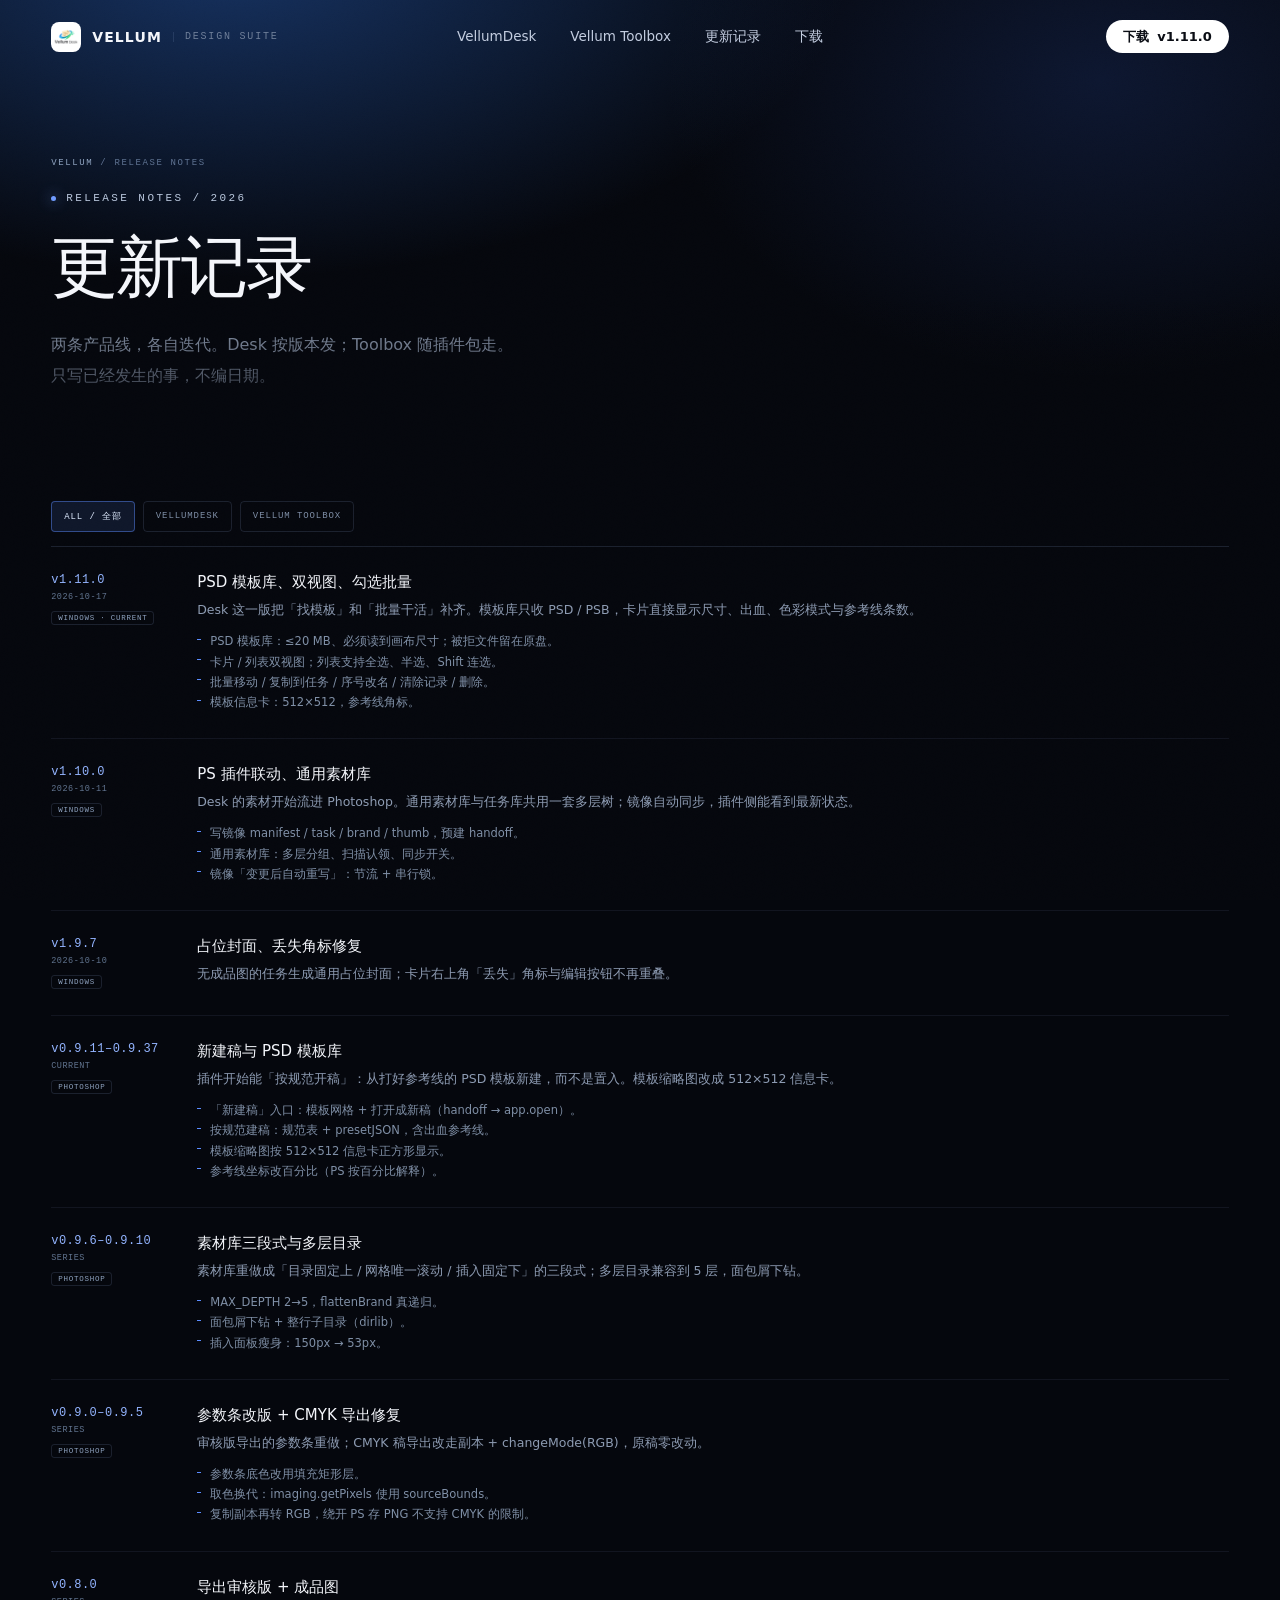
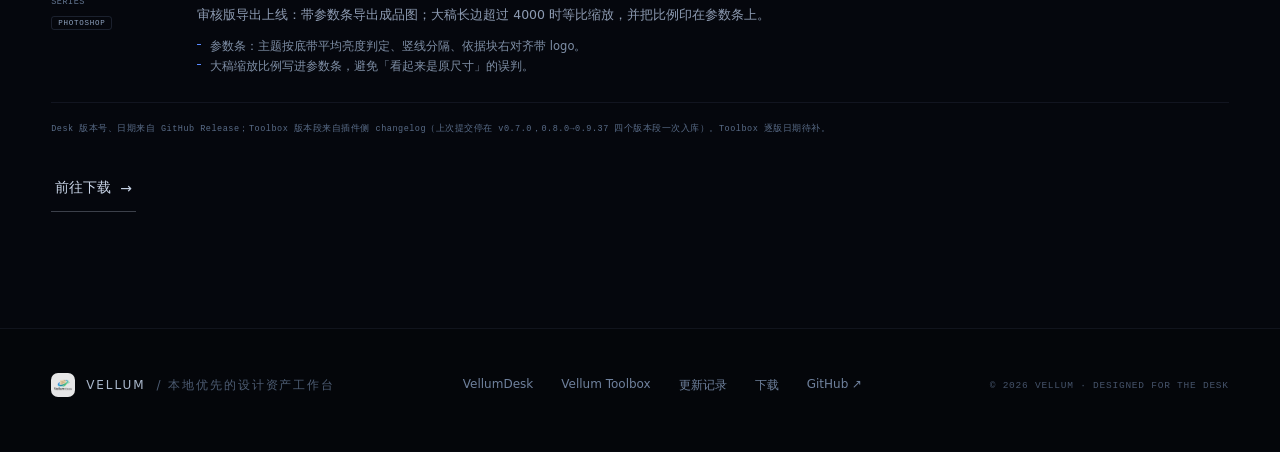
<file: updates/index.html>
<!doctype html>
<html lang="zh-CN">
<head>
<meta charset="utf-8">
<meta name="viewport" content="width=device-width, initial-scale=1">
<title>更新记录 — VellumDesk / Vellum Toolbox</title>
<meta name="description" content="VellumDesk 与 Vellum Toolbox 的版本更新记录：模板库、双视图、批量、素材库、新建稿、审核版导出等。">
<meta name="theme-color" content="#05070d">
<link rel="canonical" href="https://wooozxh.github.io/vellum-site/updates/">
<meta property="og:type" content="website">
<meta property="og:title" content="更新记录 — VellumDesk / Vellum Toolbox">
<meta property="og:description" content="两条产品线，各自迭代。Desk 按版本发；Toolbox 随插件包走。">
<meta property="og:url" content="https://wooozxh.github.io/vellum-site/updates/">
<meta property="og:image" content="https://wooozxh.github.io/vellum-site/assets/img/og.png">
<link rel="icon" type="image/png" href="../assets/img/desk-icon.png">
<link rel="stylesheet" href="../assets/css/site.css">
<link rel="stylesheet" href="../assets/css/site-extra.css">
</head>
<body>
<div class="grain"></div>
<header id="siteHead">
  <a class="brand" href="../index.html"><img src="../assets/img/desk-icon.png" alt="Vellum"><span>VELLUM</span><small>DESIGN&nbsp;SUITE</small></a>
  <nav id="siteNav">
    <a href="../desk/">VellumDesk</a>
    <a href="../toolbox/">Vellum Toolbox</a>
    <a href="../updates/">更新记录</a>
    <a href="../download/">下载</a>
  </nav>
  <a class="nav-dl" href="../download/">下载<span class="dl-ver"> v1.11.0</span></a>
  <button class="menu-btn" id="menuBtn" aria-label="打开菜单" aria-expanded="false"><span></span><span></span><span></span></button>
</header>
<main id="top">
  <section class="page-hero" style="padding-bottom:56px">
    <div class="wrap">
      <p class="crumbs"><a href="../index.html">VELLUM</a> / RELEASE NOTES</p>
      <p class="eyebrow"><b></b>RELEASE NOTES / 2026</p>
      <h1>更新记录</h1>
      <p class="lede">两条产品线，各自迭代。Desk 按版本发；Toolbox 随插件包走。<br>只写已经发生的事，不编日期。</p>
    </div>
  </section>

  <section class="section" style="border-top:0;padding-top:24px">
    <div class="wrap">
      <div class="tabs reveal">
        <button class="tab on" data-filter="all">ALL / 全部</button>
        <button class="tab" data-filter="desk">VELLUMDESK</button>
        <button class="tab" data-filter="toolbox">VELLUM TOOLBOX</button>
      </div>

      <div class="log reveal">
        <div class="log-row" data-product="desk">
          <div><div class="v">v1.11.0</div><div class="d">2026-10-17</div><div class="tag">WINDOWS · CURRENT</div></div>
          <div><h4>PSD 模板库、双视图、勾选批量</h4>
            <p>Desk 这一版把「找模板」和「批量干活」补齐。模板库只收 PSD / PSB，卡片直接显示尺寸、出血、色彩模式与参考线条数。</p>
            <ul><li>PSD 模板库：≤20 MB、必须读到画布尺寸；被拒文件留在原盘。</li><li>卡片 / 列表双视图；列表支持全选、半选、Shift 连选。</li><li>批量移动 / 复制到任务 / 序号改名 / 清除记录 / 删除。</li><li>模板信息卡：512×512，参考线角标。</li></ul>
          </div>
        </div>

        <div class="log-row" data-product="desk">
          <div><div class="v">v1.10.0</div><div class="d">2026-10-11</div><div class="tag">WINDOWS</div></div>
          <div><h4>PS 插件联动、通用素材库</h4>
            <p>Desk 的素材开始流进 Photoshop。通用素材库与任务库共用一套多层树；镜像自动同步，插件侧能看到最新状态。</p>
            <ul><li>写镜像 manifest / task / brand / thumb，预建 handoff。</li><li>通用素材库：多层分组、扫描认领、同步开关。</li><li>镜像「变更后自动重写」：节流 + 串行锁。</li></ul>
          </div>
        </div>

        <div class="log-row" data-product="desk">
          <div><div class="v">v1.9.7</div><div class="d">2026-10-10</div><div class="tag">WINDOWS</div></div>
          <div><h4>占位封面、丢失角标修复</h4>
            <p>无成品图的任务生成通用占位封面；卡片右上角「丢失」角标与编辑按钮不再重叠。</p>
          </div>
        </div>

        <div class="log-row" data-product="toolbox">
          <div><div class="v">v0.9.11–0.9.37</div><div class="d">CURRENT</div><div class="tag">PHOTOSHOP</div></div>
          <div><h4>新建稿与 PSD 模板库</h4>
            <p>插件开始能「按规范开稿」：从打好参考线的 PSD 模板新建，而不是置入。模板缩略图改成 512×512 信息卡。</p>
            <ul><li>「新建稿」入口：模板网格 + 打开成新稿（handoff → app.open）。</li><li>按规范建稿：规范表 + presetJSON，含出血参考线。</li><li>模板缩略图按 512×512 信息卡正方形显示。</li><li>参考线坐标改百分比（PS 按百分比解释）。</li></ul>
          </div>
        </div>

        <div class="log-row" data-product="toolbox">
          <div><div class="v">v0.9.6–0.9.10</div><div class="d">SERIES</div><div class="tag">PHOTOSHOP</div></div>
          <div><h4>素材库三段式与多层目录</h4>
            <p>素材库重做成「目录固定上 / 网格唯一滚动 / 插入固定下」的三段式；多层目录兼容到 5 层，面包屑下钻。</p>
            <ul><li>MAX_DEPTH 2→5，flattenBrand 真递归。</li><li>面包屑下钻 + 整行子目录（dirlib）。</li><li>插入面板瘦身：150px → 53px。</li></ul>
          </div>
        </div>

        <div class="log-row" data-product="toolbox">
          <div><div class="v">v0.9.0–0.9.5</div><div class="d">SERIES</div><div class="tag">PHOTOSHOP</div></div>
          <div><h4>参数条改版 + CMYK 导出修复</h4>
            <p>审核版导出的参数条重做；CMYK 稿导出改走副本 + changeMode(RGB)，原稿零改动。</p>
            <ul><li>参数条底色改用填充矩形层。</li><li>取色换代：imaging.getPixels 使用 sourceBounds。</li><li>复制副本再转 RGB，绕开 PS 存 PNG 不支持 CMYK 的限制。</li></ul>
          </div>
        </div>

        <div class="log-row" data-product="toolbox">
          <div><div class="v">v0.8.0</div><div class="d">SERIES</div><div class="tag">PHOTOSHOP</div></div>
          <div><h4>导出审核版 + 成品图</h4>
            <p>审核版导出上线：带参数条导出成品图；大稿长边超过 4000 时等比缩放，并把比例印在参数条上。</p>
            <ul><li>参数条：主题按底带平均亮度判定、竖线分隔、依据块右对齐带 logo。</li><li>大稿缩放比例写进参数条，避免「看起来是原尺寸」的误判。</li></ul>
          </div>
        </div>
      </div>

      <p class="log-note">Desk 版本号、日期来自 GitHub Release；Toolbox 版本段来自插件侧 changelog（上次提交停在 v0.7.0，0.8.0→0.9.37 四个版本段一次入库）。Toolbox 逐版日期待补。</p>
      <p style="margin-top:28px"><a class="btn-ghost" href="../download/">前往下载 <span>→</span></a></p>
    </div>
  </section>
</main>
<footer class="page-footer">
  <div class="wrap foot">
    <div class="foot-brand"><img src="../assets/img/desk-icon.png" alt="">VELLUM <span style="color:#4d5c73">/ 本地优先的设计资产工作台</span></div>
    <div class="foot-links"><a href="../desk/">VellumDesk</a><a href="../toolbox/">Vellum Toolbox</a><a href="../updates/">更新记录</a><a href="../download/">下载</a><a href="https://github.com/wooozxh/VellumDesk" target="_blank" rel="noopener">GitHub ↗</a></div>
    <span class="copy">© 2026 VELLUM · DESIGNED FOR THE DESK</span>
  </div>
</footer>
<script src="../assets/js/site.js"></script>
</body>
</html>
</file>
<file: assets/css/site.css>
:root{
    --bg:#05070d; --bg-2:#080c15; --ink:#f4f6fb; --muted:#98a6bd; --muted-2:#6f7f99;
    --line:rgba(146,170,214,.16); --line-2:rgba(146,170,214,.09);
    --blue:#6f9bff; --blue-2:#3d6fe0; --paper:#ead9b4; --green:#49c795;
    --sans:"Noto Sans SC","PingFang SC","Microsoft YaHei",system-ui,sans-serif;
    --mono:"Cascadia Mono",Consolas,"SF Mono",monospace;
  }
  *{box-sizing:border-box}
  html{scroll-behavior:smooth}
  body{
    margin:0;background:var(--bg);color:var(--ink);font-family:var(--sans);
    -webkit-font-smoothing:antialiased;text-rendering:optimizeLegibility;
    overflow-x:hidden;
  }
  ::selection{background:rgba(111,155,255,.35);color:#fff}
  a{color:inherit;text-decoration:none}
  img{display:block;max-width:100%}
  .grain{
    position:fixed;inset:0;z-index:9;pointer-events:none;opacity:.05;mix-blend-mode:overlay;
    background-image:url("data:image/svg+xml,%3Csvg xmlns='http://www.w3.org/2000/svg' width='180' height='180'%3E%3Cfilter id='n'%3E%3CfeTurbulence type='fractalNoise' baseFrequency='.9' numOctaves='3'/%3E%3C/filter%3E%3Crect width='180' height='180' filter='url(%23n)' opacity='.55'/%3E%3C/svg%3E");
  }
  .wrap{width:min(1180px,92vw);margin:0 auto}

  /* ---------- nav ---------- */
  header{
    position:fixed;inset:0 0 auto;z-index:20;height:74px;
    display:flex;align-items:center;justify-content:space-between;
    padding:0 max(24px,4vw);transition:background .35s,border-color .35s,backdrop-filter .35s;
    border-bottom:1px solid transparent;
  }
  header.solid{background:rgba(5,7,13,.72);backdrop-filter:blur(18px);border-color:var(--line-2)}
  .brand{display:flex;align-items:center;gap:11px;font-weight:600;letter-spacing:.08em;font-size:14px}
  .brand img{width:30px;height:30px;border-radius:8px}
  .brand small{font-family:var(--mono);font-size:10px;color:var(--muted-2);letter-spacing:.18em;border-left:1px solid var(--line);padding-left:11px;font-weight:400}
  nav{display:flex;align-items:center;gap:34px;font-size:13.5px;color:#c3cde0}
  nav a{position:relative;padding:6px 0;transition:color .2s}
  nav a:hover{color:#fff}
  nav a::after{content:"";position:absolute;left:0;bottom:0;width:0;height:1px;background:var(--blue);transition:width .25s}
  nav a:hover::after{width:100%}
  .nav-dl{display:inline-flex;align-items:center;gap:8px;background:#fff;color:#0a0d14;font-weight:600;
    padding:10px 17px;border-radius:999px;font-size:13px;transition:transform .2s,box-shadow .2s}
  .nav-dl:hover{transform:translateY(-1px);box-shadow:0 8px 28px rgba(255,255,255,.18)}
  .nav-dl svg{width:14px;height:14px}

  /* ---------- hero ---------- */
  .hero{
    position:relative;min-height:100vh;padding:150px 0 100px;text-align:center;overflow:hidden;
    background:
      radial-gradient(1100px 640px at 50% -8%, rgba(33,79,150,.78) 0%, rgba(10,20,40,0) 62%),
      radial-gradient(800px 520px at 84% 18%, rgba(46,62,150,.38) 0%, rgba(5,7,13,0) 60%),
      radial-gradient(700px 500px at 12% 32%, rgba(24,74,120,.24) 0%, rgba(5,7,13,0) 55%);
  }
  .hero::after{content:"";position:absolute;inset:auto 0 0;height:240px;background:linear-gradient(to bottom,rgba(5,7,13,0),var(--bg));pointer-events:none}
  .orbit{position:absolute;left:50%;top:44%;width:1500px;height:1500px;transform:translate(-50%,-50%) rotate(-17deg);pointer-events:none;opacity:.9}
  .orbit i{position:absolute;inset:0;border:1px solid rgba(130,165,255,.13);border-radius:50%}
  .orbit i:nth-child(2){inset:110px 60px;border-color:rgba(130,165,255,.08);transform:rotate(12deg)}
  .orbit i:nth-child(3){inset:230px 140px;border-color:rgba(234,217,180,.07)}
  .hero-inner{position:relative;z-index:2;width:min(1080px,92vw);margin:0 auto}
  .eyebrow{display:inline-flex;align-items:center;gap:10px;font-family:var(--mono);font-size:11px;
    letter-spacing:.22em;color:#b9c7dd;margin:0 0 26px;text-transform:uppercase}
  .eyebrow b{width:5px;height:5px;border-radius:50%;background:var(--blue);box-shadow:0 0 14px var(--blue)}
  h1{margin:0;font-size:clamp(52px,7.1vw,96px);line-height:1.06;font-weight:350;letter-spacing:-.025em}
  h1 .soft{color:#cfdaef}
  h1 .glow{background:linear-gradient(180deg,#fff 10%,#a9c3ff 90%);-webkit-background-clip:text;background-clip:text;color:transparent}
  .lede{max-width:680px;margin:26px auto 0;font-size:17px;line-height:1.95;color:#9fadc4;font-weight:300}
  .lede strong{color:#dbe4f4;font-weight:500}
  .actions{display:flex;align-items:center;justify-content:center;gap:22px;margin-top:34px;flex-wrap:wrap}
  .btn-primary{display:inline-flex;align-items:center;gap:12px;background:#fff;color:#0a0d14;
    padding:15px 24px;border-radius:999px;font-weight:600;font-size:14px;transition:transform .2s,box-shadow .2s}
  .btn-primary:hover{transform:translateY(-2px);box-shadow:0 14px 40px rgba(180,205,255,.28)}
  .btn-primary svg{width:16px;height:16px}
  .btn-ghost{display:inline-flex;align-items:center;gap:9px;color:#c9d5e8;font-size:14px;padding:14px 4px;border-bottom:1px solid rgba(201,213,232,.28);transition:color .2s,border-color .2s}
  .btn-ghost:hover{color:#fff;border-color:#fff}
  .meta{margin-top:18px;font-family:var(--mono);font-size:10.5px;letter-spacing:.12em;color:#64748f}

  .hero-shot{position:relative;z-index:2;width:min(1120px,92vw);margin:58px auto 0;text-align:left}
  .shot-bar{display:flex;align-items:center;justify-content:space-between;padding:0 4px 12px;font-family:var(--sans);font-size:10.5px;letter-spacing:.12em;color:#8fa2bf}
  .shot-bar span:last-child{color:#5f7392}
  .shot-frame{position:relative;border-radius:18px;padding:1px;background:linear-gradient(160deg,rgba(160,190,255,.4),rgba(120,150,220,.05) 40%,rgba(255,255,255,.03))}
  .shot-frame::before{content:"";position:absolute;inset:-80px -40px;background:radial-gradient(60% 60% at 50% 40%,rgba(64,110,220,.35),transparent 70%);filter:blur(40px);z-index:-1}
  .shot-frame img{border-radius:17px;width:100%;border:1px solid rgba(255,255,255,.06)}
  .shot-tag{position:absolute;right:18px;top:-15px;background:#0b1220;border:1px solid rgba(160,190,255,.3);
    color:#cfe0ff;font-family:var(--mono);font-size:10px;letter-spacing:.12em;padding:6px 11px;border-radius:999px}

  /* ---------- section base ---------- */
  section{position:relative}
  .sec{padding:132px 0}
  .sec-head{max-width:760px}
  .kicker{font-family:var(--mono);font-size:10.5px;letter-spacing:.22em;color:#7286a6;margin:0 0 18px;text-transform:uppercase}
  h2{margin:0;font-size:clamp(34px,3.6vw,54px);line-height:1.22;font-weight:350;letter-spacing:-.02em}
  .sec-head p{margin:20px 0 0;color:#95a3ba;font-size:15.5px;line-height:1.95;font-weight:300;max-width:650px}
  .rule{height:1px;background:var(--line-2);margin:0}

  /* ---------- products ---------- */
  .products{background:linear-gradient(to bottom,var(--bg),var(--bg-2))}
  .prod-grid{display:grid;grid-template-columns:1fr 1fr;gap:22px;margin-top:56px}
  .prod{position:relative;overflow:hidden;border:1px solid var(--line);border-radius:24px;padding:38px 36px 34px;
    background:linear-gradient(155deg,rgba(19,29,49,.72),rgba(8,11,19,.9));transition:border-color .3s,transform .3s}
  .prod:hover{border-color:rgba(150,180,255,.36);transform:translateY(-3px)}
  .prod::before{content:"";position:absolute;right:-90px;top:-120px;width:320px;height:320px;border-radius:50%;
    background:radial-gradient(circle,rgba(68,115,220,.22),transparent 70%);pointer-events:none}
  .prod-top{display:flex;align-items:flex-start;justify-content:space-between;margin-bottom:40px}
  .prod-icon{width:58px;height:58px;border-radius:15px;border:1px solid rgba(255,255,255,.14);background:#fff;display:flex;align-items:center;justify-content:center;overflow:hidden}
  .prod-icon img{width:58px;height:58px;object-fit:cover}
  .prod-icon.small img{width:44px;height:44px;object-fit:contain}
  .prod-no{font-family:var(--mono);font-size:11px;color:#5e7192;letter-spacing:.16em}
  .prod h3{margin:0;font-size:31px;letter-spacing:-.02em;font-weight:500}
  .prod .cn{margin:7px 0 0;font-size:13px;color:#8fa0ba}
  .prod p{margin:18px 0 0;color:#94a2ba;font-size:14px;line-height:1.9;font-weight:300;min-height:78px}
  .tags{display:flex;flex-wrap:wrap;gap:7px;margin-top:22px}
  .tags span{font-family:var(--mono);font-size:10px;letter-spacing:.06em;color:#a8b7cf;border:1px solid var(--line);padding:5px 9px;border-radius:999px}
  .prod-link{display:inline-flex;align-items:center;gap:9px;margin-top:30px;color:#dbe7fb;font-size:13px}
  .prod-link i{display:block;width:22px;height:1px;background:var(--blue);transition:width .2s}
  .prod:hover .prod-link i{width:34px}

  /* ---------- desk feature ---------- */
  .desk{background:var(--bg-2)}
  .desk-head{max-width:780px}
  .desk-head p{margin:20px 0 0;color:#95a3ba;font-size:14.5px;line-height:1.95;font-weight:300;max-width:660px}
  .desk-figure{position:relative;margin-top:46px}
  .desk-figure .frame{border:1px solid var(--line);border-radius:16px;overflow:hidden;background:#0b0f18;box-shadow:0 30px 80px rgba(0,0,0,.45)}
  .desk-figure img{width:100%}
  .feat-grid{display:grid;grid-template-columns:1fr 1fr;gap:0 80px;margin-top:56px;border-top:1px solid var(--line-2)}
  .feat-col{display:flex;flex-direction:column}
  .feat-item{display:grid;grid-template-columns:44px 1fr;gap:16px;padding:22px 0;border-bottom:1px solid var(--line-2)}
  .feat-item b{font-family:var(--mono);font-size:10px;color:#5e7394;font-weight:400;padding-top:3px}
  .feat-item h4{margin:0;font-size:15px;font-weight:500}
  .feat-item p{margin:6px 0 0;font-size:13px;line-height:1.8;color:#8d9bb2;font-weight:300;max-width:420px}
  .fig-cap{display:flex;justify-content:space-between;margin-top:14px;font-family:var(--sans);font-size:10px;letter-spacing:.08em;color:#667a99}
  .float-chip{position:absolute;background:rgba(8,13,23,.92);border:1px solid rgba(150,180,255,.3);border-radius:10px;padding:9px 12px;font-family:var(--mono);font-size:10px;color:#c6d8f6;backdrop-filter:blur(8px);letter-spacing:.06em}
  .chip-a{left:-18px;top:24%;box-shadow:0 10px 30px rgba(0,0,0,.5)}
  .chip-b{right:-18px;bottom:18%;box-shadow:0 10px 30px rgba(0,0,0,.5)}
  .float-chip b{color:var(--green);font-weight:400}

  /* ---------- toolbox ---------- */
  .toolbox{background:
    radial-gradient(900px 600px at 78% 40%,rgba(34,82,160,.28),transparent 65%),
    #070a11;overflow:hidden}
  .tb-grid{display:grid;grid-template-columns:1.05fr .95fr;gap:70px;align-items:center}
  .panel-stage{position:relative;display:flex;justify-content:center;padding:20px 0}
  .panel-stage::before{content:"";position:absolute;width:520px;height:520px;border-radius:50%;
    background:radial-gradient(circle,rgba(58,108,220,.3),transparent 65%);filter:blur(10px)}
  .panel-frame{position:relative;width:min(378px,80%);border-radius:16px;overflow:hidden;border:1px solid rgba(180,200,240,.22);
    box-shadow:0 50px 120px rgba(0,0,0,.65),0 0 0 8px rgba(255,255,255,.02);
    transform:perspective(1400px) rotateY(6deg) rotateX(1.5deg)}
  .panel-frame img{width:100%}
  .panel-label{position:absolute;left:0;bottom:-34px;font-family:var(--mono);font-size:10px;letter-spacing:.14em;color:#617795}
  .tb-copy .kicker{color:#6f8cb8}
  .tb-copy h2{font-size:clamp(32px,3.3vw,48px)}
  .tb-feats{display:grid;grid-template-columns:1fr 1fr;gap:2px 26px;margin-top:38px}
  .tb-feats div{padding:15px 0;border-top:1px solid rgba(146,170,214,.12)}
  .tb-feats b{display:block;font-family:var(--mono);font-size:9.5px;color:#587091;letter-spacing:.12em;margin-bottom:5px}
  .tb-feats span{font-size:13.5px;color:#c2cfe3}
  .tb-feats em{display:block;font-style:normal;font-size:11.5px;color:#7f90aa;margin-top:4px;font-weight:300}
  .req{display:inline-flex;align-items:center;gap:9px;margin-top:26px;font-family:var(--mono);font-size:10px;color:#91a4c4;letter-spacing:.06em}
  .req b{width:5px;height:5px;border-radius:50%;background:var(--green)}

  /* ---------- updates ---------- */
  .updates{background:var(--bg)}
  .up-grid{display:grid;grid-template-columns:1fr 1fr;gap:70px;margin-top:60px}
  .up-col h3{display:flex;align-items:center;justify-content:space-between;margin:0 0 12px;font-size:13px;font-weight:500;color:#c5d2e6}
  .up-col h3 span{font-family:var(--mono);font-size:9.5px;color:#5d7292;letter-spacing:.12em}
  .up-row{display:grid;grid-template-columns:100px 1fr;gap:18px;padding:20px 0;border-top:1px solid var(--line-2)}
  .up-row .v{font-family:var(--mono);font-size:11.5px;color:var(--blue);letter-spacing:.04em}
  .up-row .d{font-family:var(--mono);font-size:9.5px;color:#607392;margin-top:4px}
  .up-row p{margin:0;font-size:13.5px;line-height:1.8;color:#aab8cd;font-weight:300}
  .up-row p b{color:#e2eaf7;font-weight:500}
  .up-note{margin-top:16px;font-size:11.5px;color:#627694;line-height:1.8}

  /* ---------- download ---------- */
  .download{position:relative;text-align:center;padding:150px 0 140px;overflow:hidden;
    background:radial-gradient(900px 500px at 50% 110%,rgba(34,92,190,.42),transparent 65%),#05070d}
  .download h2{font-size:clamp(40px,5vw,72px);font-weight:300}
  .download p{max-width:560px;margin:22px auto 0;color:#9aa9c1;font-size:15px;line-height:1.9;font-weight:300}
  .dl-actions{display:flex;justify-content:center;gap:14px;margin-top:38px;flex-wrap:wrap}
  .dl-alt{display:inline-flex;align-items:center;gap:9px;padding:15px 22px;border:1px solid var(--line);border-radius:999px;color:#c8d4e6;font-size:13px;transition:border-color .2s,color .2s}
  .dl-alt:hover{border-color:rgba(160,190,255,.45);color:#fff}
  .dl-meta{margin-top:26px;font-family:var(--mono);font-size:10px;color:#5c7090;letter-spacing:.1em}

  footer{border-top:1px solid var(--line-2);padding:44px 0 54px;background:#04060a}
  .foot{display:flex;align-items:center;justify-content:space-between;gap:30px;flex-wrap:wrap}
  .foot-brand{display:flex;align-items:center;gap:11px;font-size:12px;letter-spacing:.16em;color:#aab8cc}
  .foot-brand img{width:24px;height:24px;border-radius:7px;opacity:.9}
  .foot-links{display:flex;gap:28px;font-size:12px;color:#6f819d}
  .foot-links a:hover{color:#cdd9ea}
  .copy{font-family:var(--mono);font-size:9.5px;color:#45536a;letter-spacing:.08em}

  .reveal{opacity:0;transform:translateY(22px);transition:opacity .8s cubic-bezier(.2,.7,.2,1),transform .8s cubic-bezier(.2,.7,.2,1)}
  .reveal.in{opacity:1;transform:none}
  @media (prefers-reduced-motion:reduce){.reveal{opacity:1;transform:none;transition:none}html{scroll-behavior:auto}.orbit{display:none}}

  @media(max-width:980px){
    nav{display:none}
    .prod-grid,.split,.tb-grid,.up-grid{grid-template-columns:1fr;gap:42px}
    .split .sticky{position:static}
    .feat-grid{grid-template-columns:1fr;gap:0}
    .feat-item p{max-width:none}
    .hero{padding-top:140px}
    .hero-shot{margin-top:50px}
    .chip-a{left:10px}.chip-b{right:10px}
    .tb-grid{gap:54px}
    .panel-stage{order:-1}
    .updates .up-grid{gap:30px}
    .sec{padding:92px 0}
  }
  @media(max-width:620px){
    header{padding:0 16px}
    .brand small{display:none}
    .nav-dl{padding:9px 13px}
    .nav-dl .dl-ver{display:none}
    h1{font-size:44px}
    .lede{font-size:15px}
    .prod{padding:28px 24px}
    .prod h3{font-size:26px}
    .tb-feats{grid-template-columns:1fr}
    .download{padding:110px 0}
  }
</file>
<file: assets/css/site-extra.css>
/* ============================================================
   Vellum 官网 · 生产样式（在 A 方案基础样式之后加载）
   ============================================================ */

/* ---------- 移动端菜单 ---------- */
.menu-btn{
  display:none;width:40px;height:40px;border:1px solid var(--line);border-radius:8px;
  background:rgba(255,255,255,.02);cursor:pointer;padding:0;align-items:center;justify-content:center;flex-direction:column;gap:4px;
}
.menu-btn span{display:block;width:16px;height:1px;background:#cfdaef;transition:transform .2s,opacity .2s}
.menu-btn:hover{border-color:rgba(150,180,255,.4)}
header.nav-open .menu-btn span:nth-child(1){transform:translateY(5px) rotate(45deg)}
header.nav-open .menu-btn span:nth-child(2){opacity:0}
header.nav-open .menu-btn span:nth-child(3){transform:translateY(-5px) rotate(-45deg)}

@media(max-width:980px){
  .menu-btn{display:flex}
  header.nav-open nav{
    display:flex;position:absolute;top:74px;left:0;right:0;flex-direction:column;gap:0;
    background:rgba(6,9,16,.98);border-bottom:1px solid var(--line);padding:8px 4vw 14px;backdrop-filter:blur(18px);
  }
  header.nav-open nav a{padding:13px 4px;border-bottom:1px solid var(--line-2);font-size:14px}
  header.nav-open nav a::after{display:none}
}

/* ---------- 子页 hero ---------- */
.page-hero{
  position:relative;padding:158px 0 80px;overflow:hidden;
  background:
    radial-gradient(1000px 520px at 18% -10%,rgba(36,86,168,.55) 0%,rgba(5,7,13,0) 62%),
    radial-gradient(700px 480px at 86% 18%,rgba(34,64,140,.28) 0%,rgba(5,7,13,0) 62%),
    var(--bg);
}
.page-hero::after{content:"";position:absolute;inset:auto 0 0;height:150px;background:linear-gradient(to bottom,rgba(5,7,13,0),var(--bg));pointer-events:none}
.page-grid{position:relative;z-index:2;display:grid;grid-template-columns:1.02fr .98fr;gap:60px;align-items:center}
.page-hero h1{font-size:clamp(42px,5.2vw,72px);line-height:1.12;letter-spacing:-.03em;font-weight:330;margin:0;text-align:left}
.page-hero .lede{text-align:left;margin:24px 0 0;max-width:570px;font-size:16px}
.page-hero .actions{justify-content:flex-start;margin-top:30px}
.page-hero .meta{text-align:left;margin-top:18px}
.crumbs{font-family:var(--mono);font-size:9px;letter-spacing:.18em;color:#5f7392;margin:0 0 18px}
.crumbs a{color:#8fa3c0}
.crumbs a:hover{color:#fff}
.page-visual{position:relative}
.page-visual .shot-frame img{width:100%}
.page-visual .shot-bar{font-family:var(--sans);font-size:10.5px;letter-spacing:.12em}
.page-visual .panel-frame{width:min(360px,88%);margin:0 auto}
.page-visual .panel-label{bottom:-30px;left:0;font-size:9px}
.page-visual .mini-spec{position:absolute;left:-16px;bottom:18px;background:rgba(8,13,23,.94);border:1px solid rgba(150,180,255,.3);border-radius:10px;padding:9px 12px;font-family:var(--mono);font-size:9px;color:#c6d8f6;letter-spacing:.06em}
.page-visual .mini-spec b{color:var(--green);font-weight:400}

/* ---------- 通用 section ---------- */
.section{padding:100px 0;border-top:1px solid var(--line-2);position:relative}
.section:first-of-type{border-top:0}
.section-head{max-width:760px}
.section-head h2{font-size:clamp(32px,3.4vw,48px);font-weight:350;line-height:1.22;letter-spacing:-.02em;margin:0}
.section-head p{margin:18px 0 0;color:#95a3ba;font-size:14.5px;line-height:1.95;font-weight:300;max-width:660px}
.split{display:grid;grid-template-columns:1fr 1fr;gap:70px;align-items:start}
.prose h2{font-size:clamp(30px,3.2vw,44px);font-weight:350;line-height:1.24;letter-spacing:-.02em;margin:0}
.prose h3{font-size:17px;font-weight:500;margin:28px 0 8px}
.prose p{margin:16px 0 0;color:#96a4b8;font-size:14px;line-height:1.95;font-weight:300}
.prose p strong{color:#dce5f3;font-weight:500}
.checklist{list-style:none;margin:24px 0 0;padding:0;border-top:1px solid var(--line-2)}
.checklist li{display:grid;grid-template-columns:22px 1fr;gap:10px;padding:13px 0;border-bottom:1px solid var(--line-2);font-size:13px;color:#b8c5d8}
.checklist li::before{content:"—";color:var(--blue);font-family:var(--mono);font-size:11px;padding-top:1px}
.checklist li b{font-weight:500;color:#edf2fa}

/* 图框 */
.plate{border:1px solid var(--line);border-radius:16px;overflow:hidden;background:#0b0f18;box-shadow:0 30px 80px rgba(0,0,0,.45)}
.plate img{width:100%;display:block}
.plate-cap{display:flex;justify-content:space-between;margin-top:12px;font-family:var(--sans);font-size:10px;letter-spacing:.08em;color:#667a99}

/* 规格表 */
.spec{width:100%;border-collapse:collapse;margin-top:24px}
.spec tr{border-top:1px solid var(--line-2)}
.spec tr:last-child{border-bottom:1px solid var(--line-2)}
.spec th,.spec td{padding:15px 0;text-align:left;vertical-align:top}
.spec th{width:180px;font-family:var(--mono);font-size:9.5px;letter-spacing:.12em;color:#6f86a8;font-weight:400}
.spec td{font-size:13px;color:#b4c2d6;line-height:1.8}
.spec td b{color:#e7eef9;font-weight:500}

/* 步骤 */
.steps{display:grid;gap:0;margin-top:26px;counter-reset:step}
.step{display:grid;grid-template-columns:54px 1fr;gap:18px;padding:22px 0;border-top:1px solid var(--line-2)}
.step:last-child{border-bottom:1px solid var(--line-2)}
.step::before{counter-increment:step;content:"0" counter(step);font-family:var(--mono);font-size:10px;color:#5e7394;letter-spacing:.1em;padding-top:2px}
.step h4{margin:0;font-size:14.5px;font-weight:500}
.step p{margin:6px 0 0;font-size:12.5px;line-height:1.8;color:#8d9bb2;font-weight:300}
.step code{font-family:var(--mono);font-size:11px;background:rgba(255,255,255,.05);border:1px solid var(--line-2);border-radius:4px;padding:2px 6px;color:#cfe0ff}

/* 下载卡 */
.dl-cards{display:grid;grid-template-columns:1fr 1fr;gap:20px;margin-top:34px}
.dl-card{border:1px solid var(--line);border-radius:16px;background:linear-gradient(155deg,rgba(18,26,42,.72),rgba(8,11,18,.92));padding:30px;position:relative;overflow:hidden}
.dl-card::before{content:"";position:absolute;right:-70px;top:-90px;width:220px;height:220px;border-radius:50%;background:radial-gradient(circle,rgba(70,120,230,.2),transparent 70%)}
.dl-card .tag{font-family:var(--mono);font-size:8.5px;letter-spacing:.14em;color:#6f86a8}
.dl-card h3{margin:10px 0 0;font-size:26px;font-weight:400;letter-spacing:-.02em}
.dl-card .file{font-family:var(--mono);font-size:10px;color:#8fa3c0;margin-top:8px;line-height:1.8;word-break:break-all}
.dl-card .meta{font-family:var(--mono);font-size:9px;color:#6f86a8;margin-top:14px;line-height:1.8}
.dl-card .btn-primary{margin-top:22px}
.dl-note{display:flex;justify-content:space-between;gap:20px;flex-wrap:wrap;margin-top:18px;font-family:var(--mono);font-size:8.5px;letter-spacing:.08em;color:#53657f}

/* 更新 tabs */
.tabs{display:flex;gap:8px;margin:30px 0 14px;flex-wrap:wrap}
.tab{font-family:var(--mono);font-size:9px;letter-spacing:.1em;color:#7d8da5;background:transparent;border:1px solid var(--line);padding:8px 12px;border-radius:4px;cursor:pointer;transition:all .2s}
.tab:hover{color:#c7d4e8;border-color:rgba(140,175,255,.35)}
.tab.on{background:rgba(91,140,255,.12);border-color:rgba(91,140,255,.45);color:#dbe7fb}
.log{border-top:1px solid var(--line)}
.log-row{display:grid;grid-template-columns:120px 1fr;gap:26px;padding:26px 0;border-bottom:1px solid var(--line-2)}
.log-row .v{font-family:var(--mono);font-size:12px;color:#93b4ff;letter-spacing:.04em}
.log-row .d{font-family:var(--mono);font-size:8.5px;color:#61748f;letter-spacing:.06em;margin-top:5px}
.log-row .tag{display:inline-block;font-family:var(--mono);font-size:7.5px;letter-spacing:.1em;color:#8fa3c0;border:1px solid var(--line);border-radius:3px;padding:2px 6px;margin-top:9px}
.log-row h4{margin:0;font-size:15px;font-weight:500}
.log-row p{margin:7px 0 0;font-size:12.5px;line-height:1.8;color:#8d9bb2;font-weight:300}
.log-row ul{margin:10px 0 0;padding:0;list-style:none}
.log-row ul li{font-size:11.5px;line-height:1.75;color:#7f8fa6;padding-left:13px;position:relative}
.log-row ul li::before{content:"";position:absolute;left:0;top:.68em;width:4px;height:1px;background:#5b8cff}
.log-note{font-family:var(--mono);font-size:8.5px;letter-spacing:.06em;color:#596c88;margin-top:18px;line-height:1.9}

/* callout */
.callout{border:1px solid var(--line);border-left:2px solid var(--blue);background:rgba(91,140,255,.05);padding:16px 18px;margin-top:24px;font-size:12px;line-height:1.85;color:#9fb0c8}
.callout b{color:#dbe7fb;font-weight:500}
.callout.warn{border-left-color:var(--paper);background:rgba(232,217,176,.05)}

/* 子页 footer 间距 */
.page-footer{border-top:1px solid var(--line-2);padding:44px 0 54px;background:#04060a}

/* 响应式 */
@media(max-width:980px){
  .page-grid,.split,.dl-cards{grid-template-columns:1fr;gap:38px}
  .page-hero{padding-top:128px;padding-bottom:64px}
  .page-hero h1{font-size:clamp(36px,7vw,54px)}
  .section{padding:76px 0}
  .page-visual{order:2}
  .spec th{width:130px}
}
@media(max-width:620px){
  .page-hero{padding-top:118px}
  .page-hero h1{font-size:38px}
  .page-hero .lede{font-size:14px}
  .log-row{grid-template-columns:1fr;gap:10px}
  .log-row .v{font-size:11px}
  .dl-card{padding:24px}
  .dl-card h3{font-size:22px}
  .spec th{display:block;width:auto;padding-bottom:4px}
  .spec td{display:block;padding-top:0}
  .spec tr{padding:12px 0}
  .step{grid-template-columns:40px 1fr;gap:12px}
  .plate-cap{font-size:9px}
}

/* ---------- 垂直对齐微调（2026-10-20） ----------
   1) 导航 / 品牌 / 小字去掉行高带来的上下不对称，按盒模型居中；
   2) 首屏文字块整体下移，按视口高度居中（不再顶在 150px）。 */
header .brand{line-height:1}
header nav a{display:flex;align-items:center;height:34px;padding:0;line-height:1}
header .nav-dl{line-height:1}
.eyebrow{line-height:1}
.hero{padding-top:clamp(168px, calc((100vh - 500px) / 2), 230px)}
@media(max-width:980px){.hero{padding-top:128px}}
@media(max-width:980px){ header.nav-open nav a{height:auto;padding:13px 4px} }
/* 顶部导航：三列等宽，让导航真正落在页面水平中心（2026-10-20） */
@media(min-width:981px){
  header{display:grid;grid-template-columns:1fr auto 1fr;align-items:center}
  header .brand{justify-self:start}
  header nav{justify-self:center}
  header .nav-dl{justify-self:end}
}
</file>
